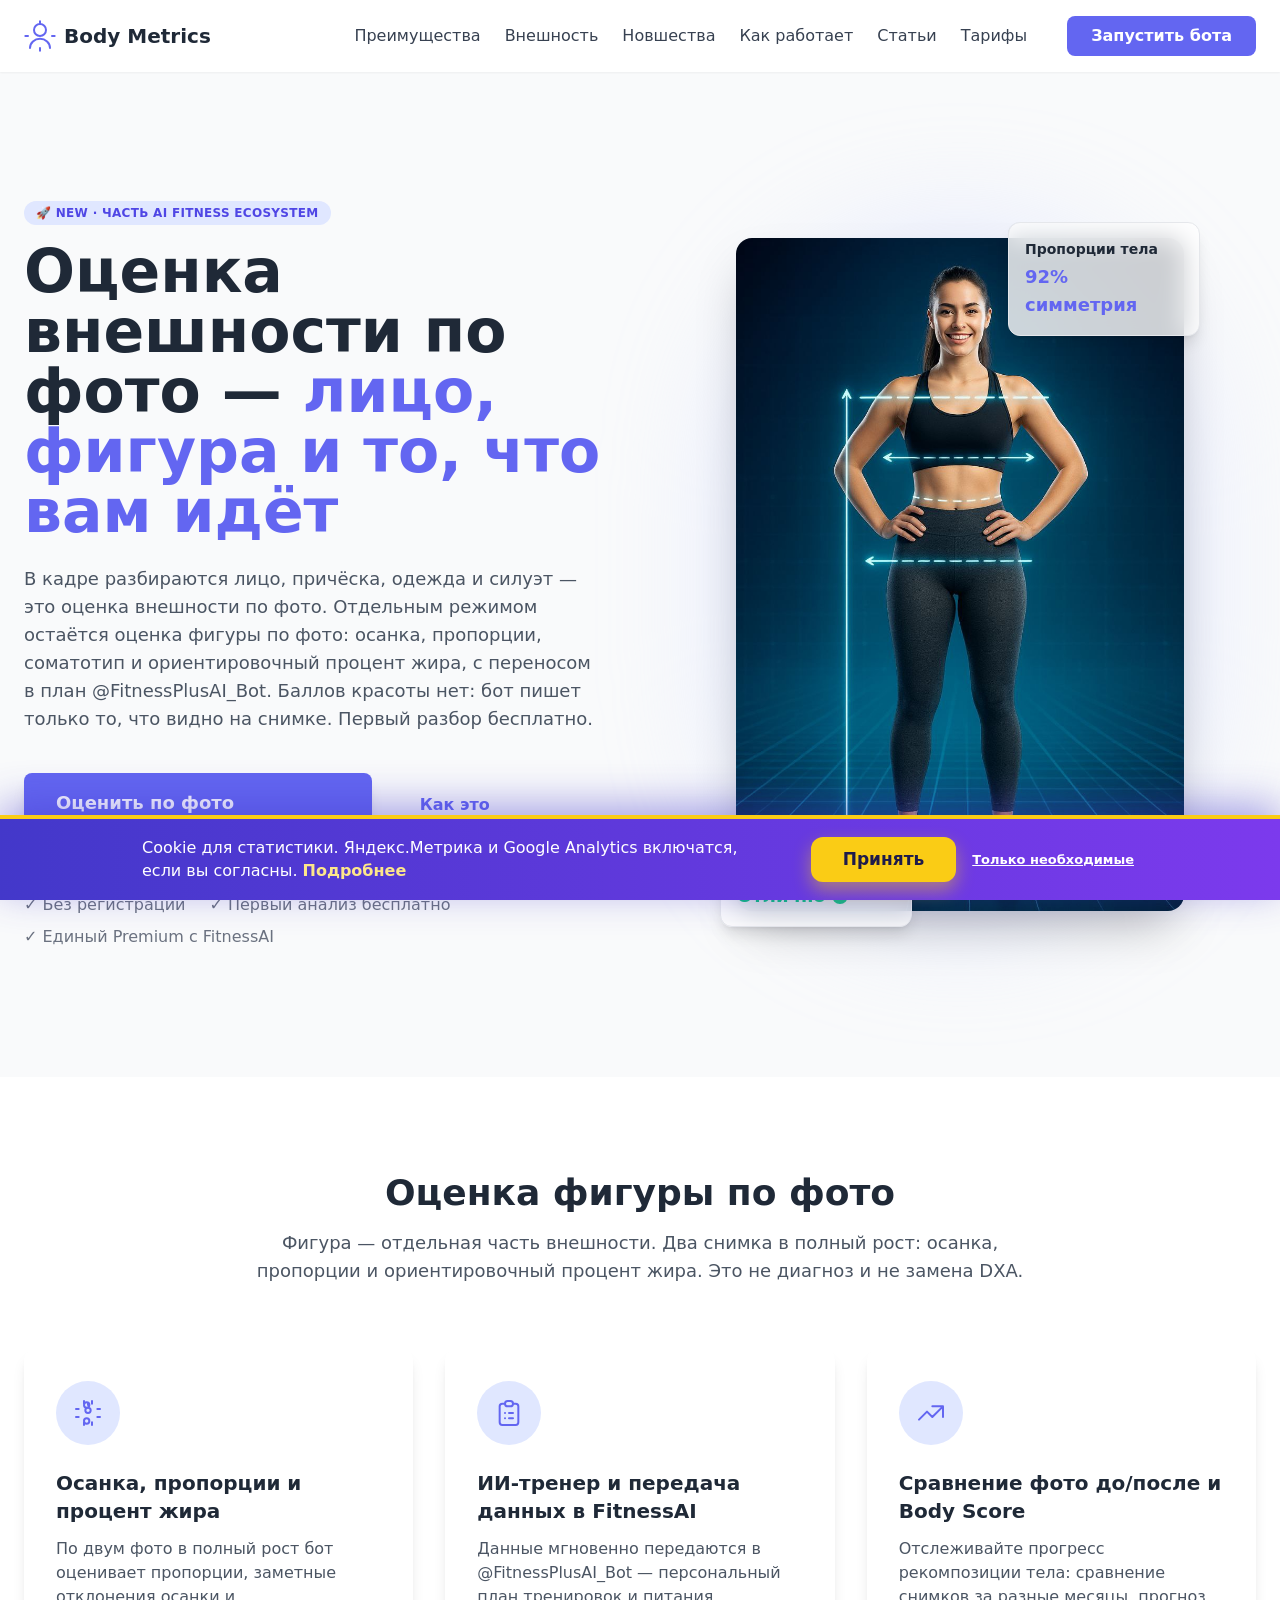
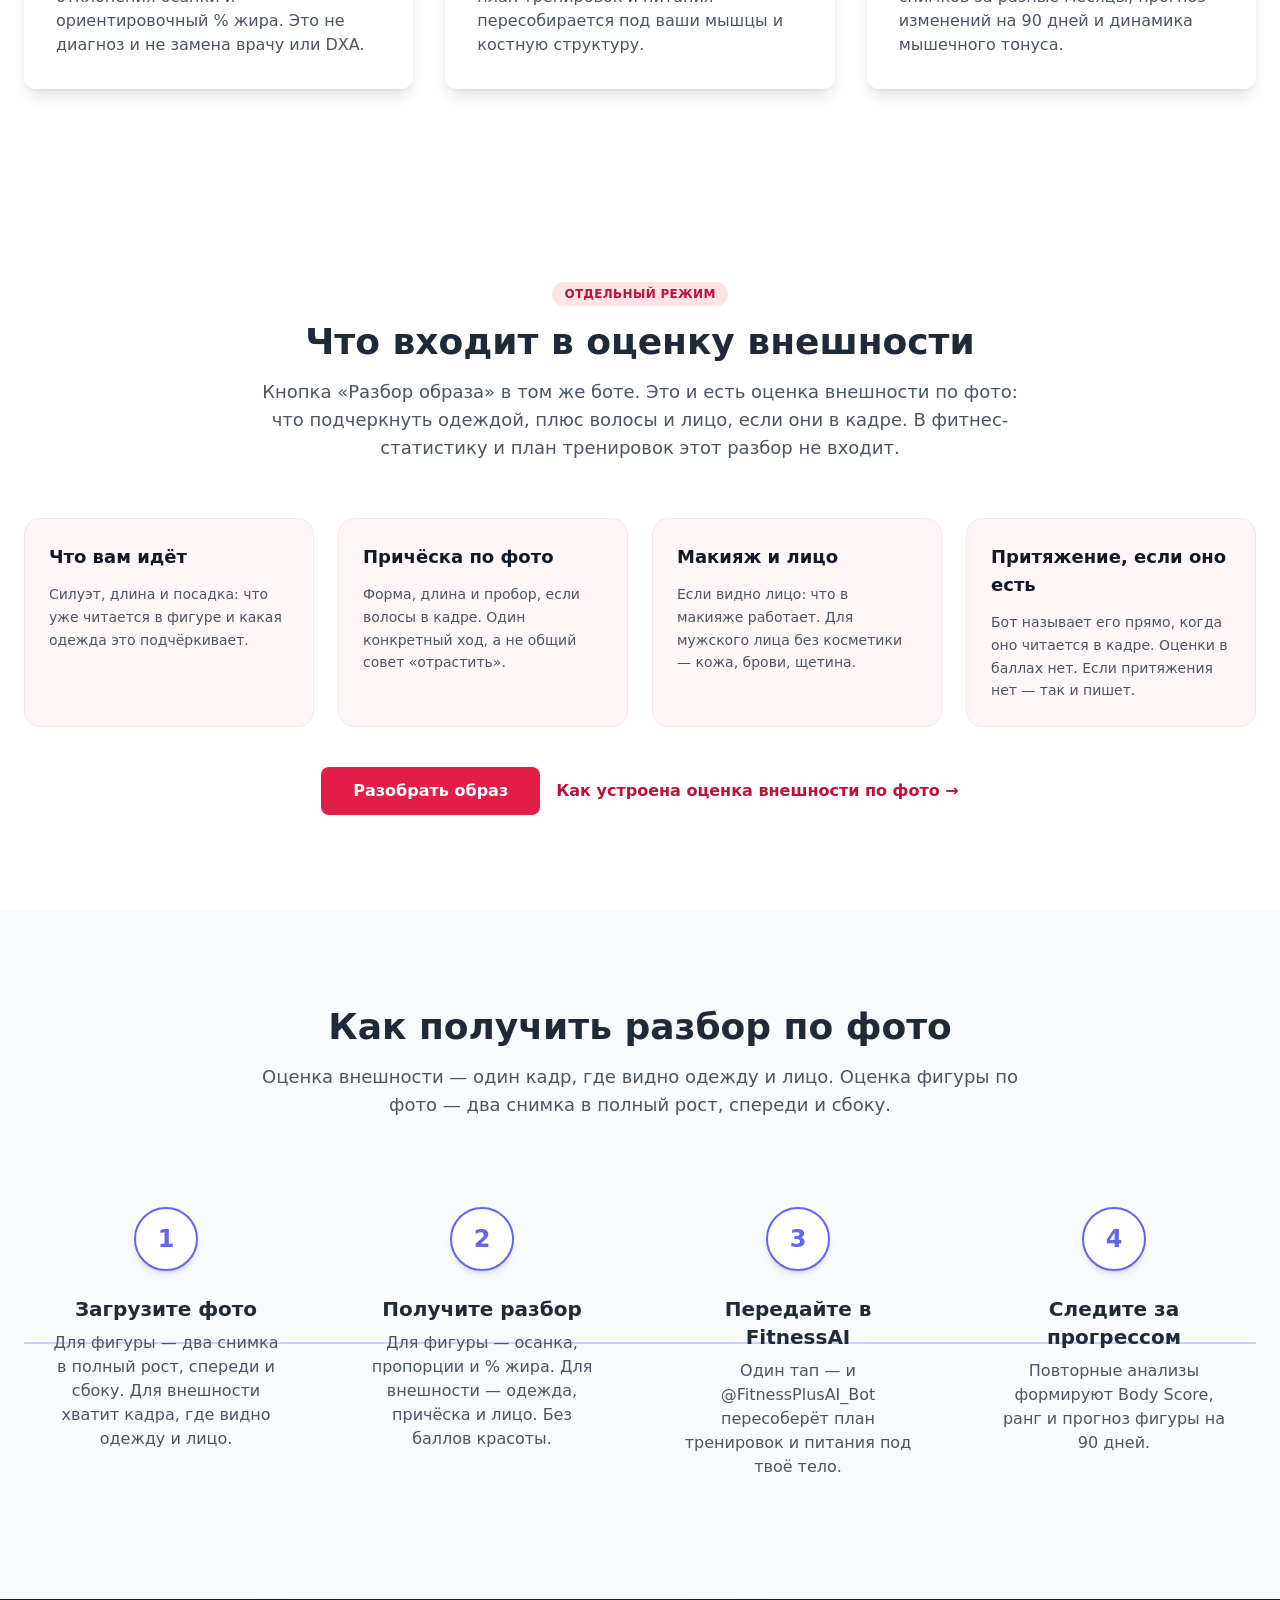
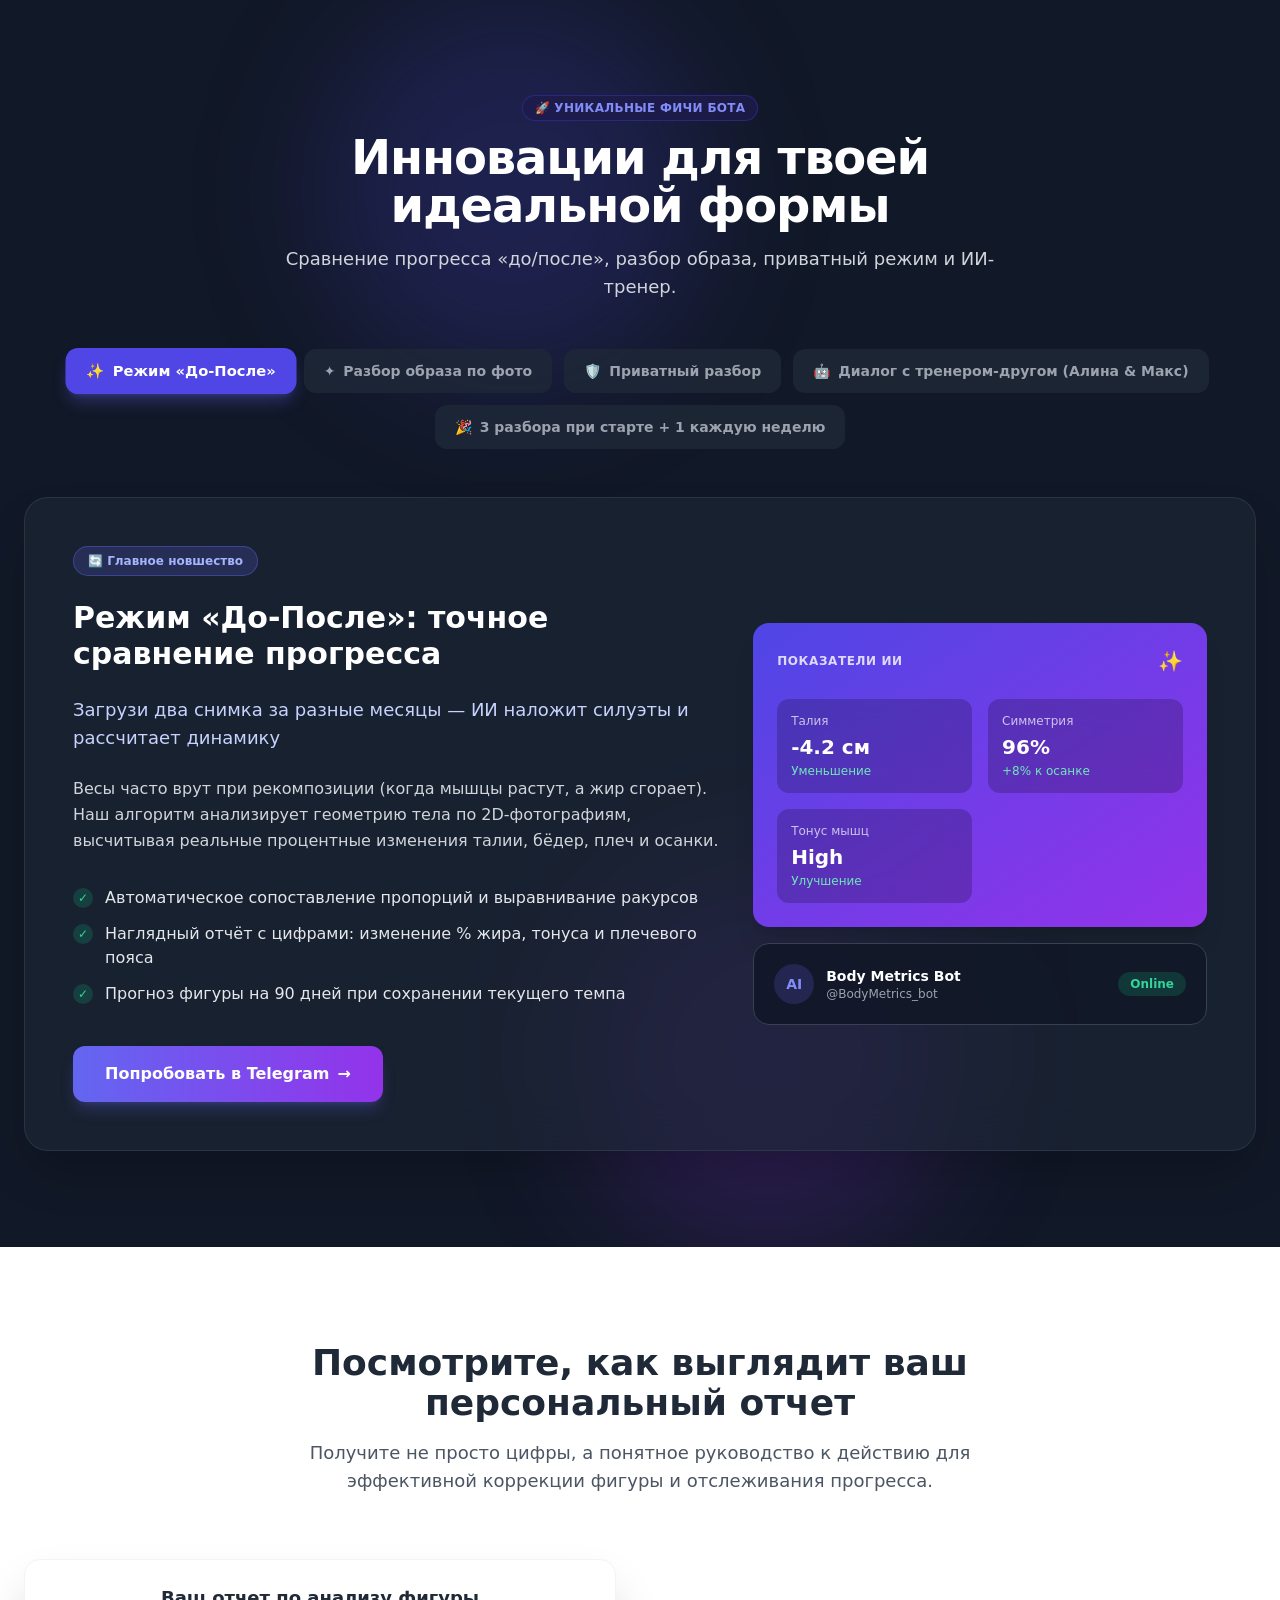
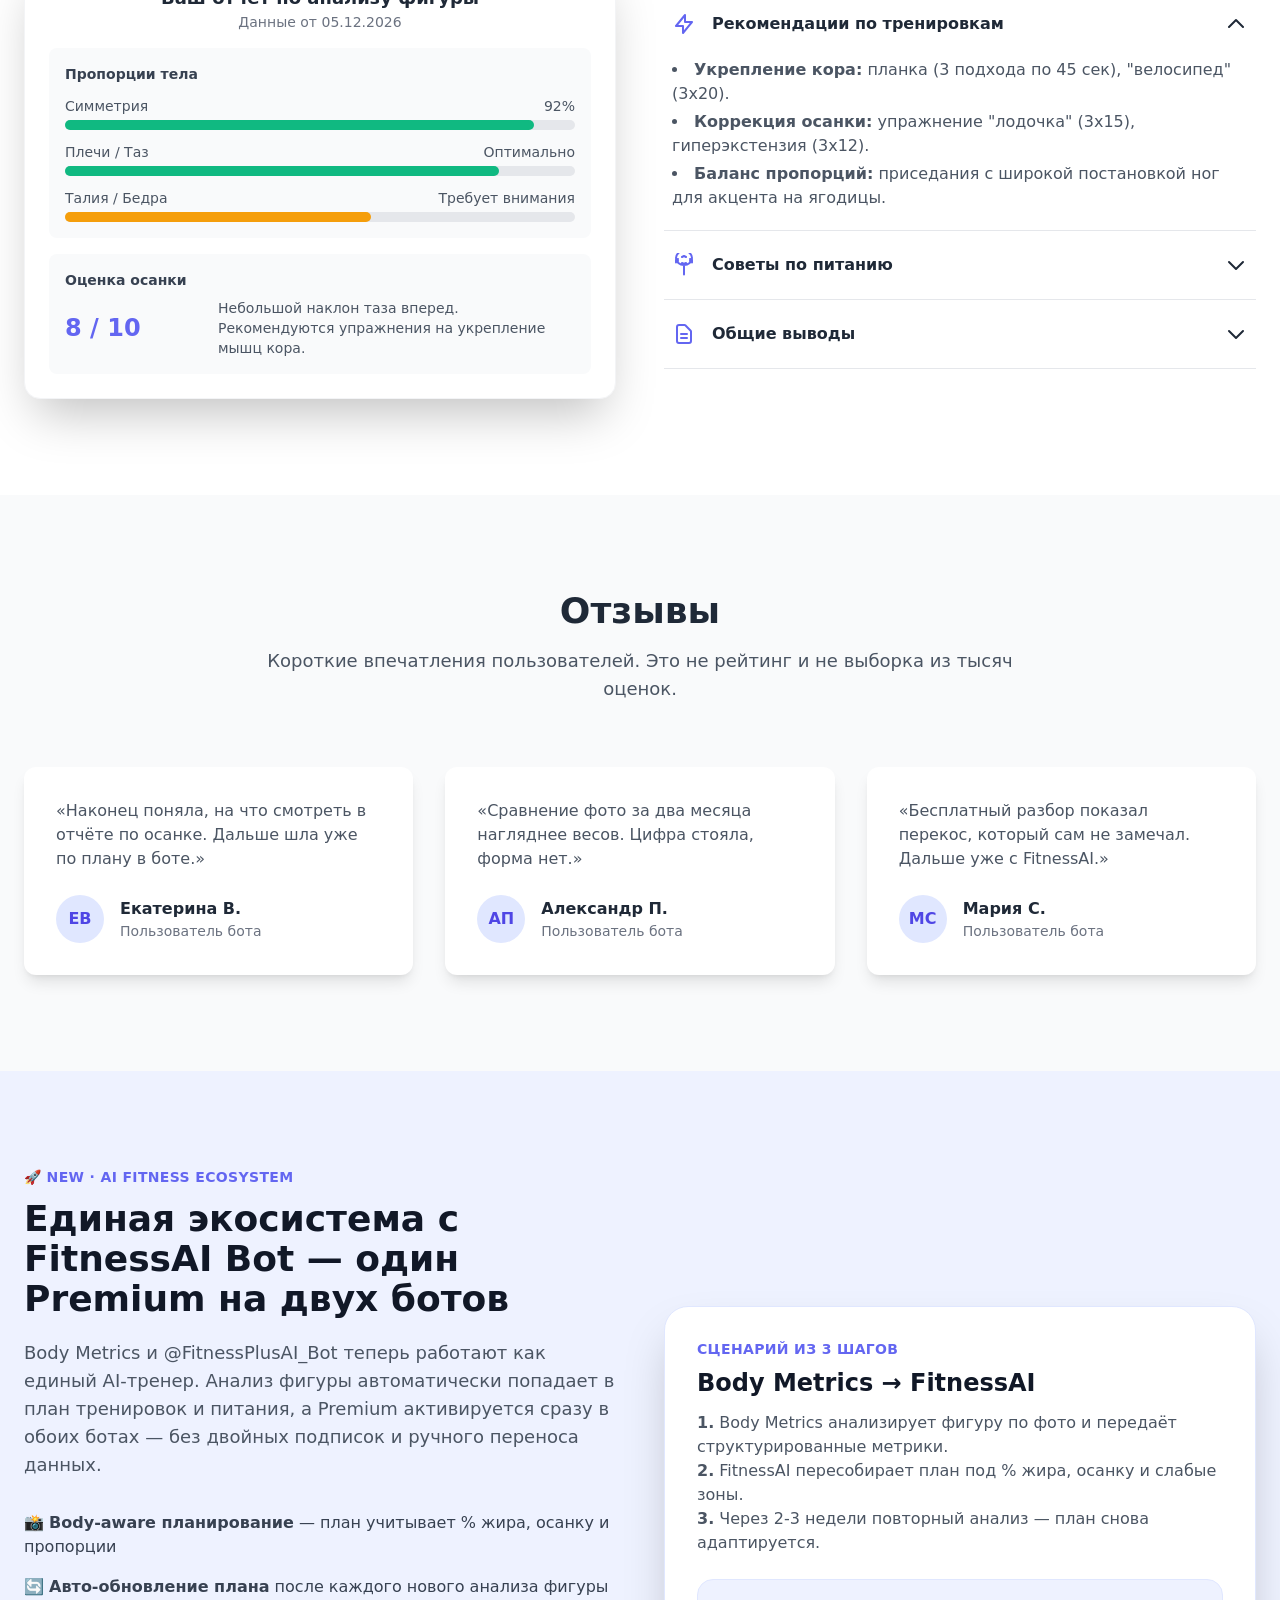
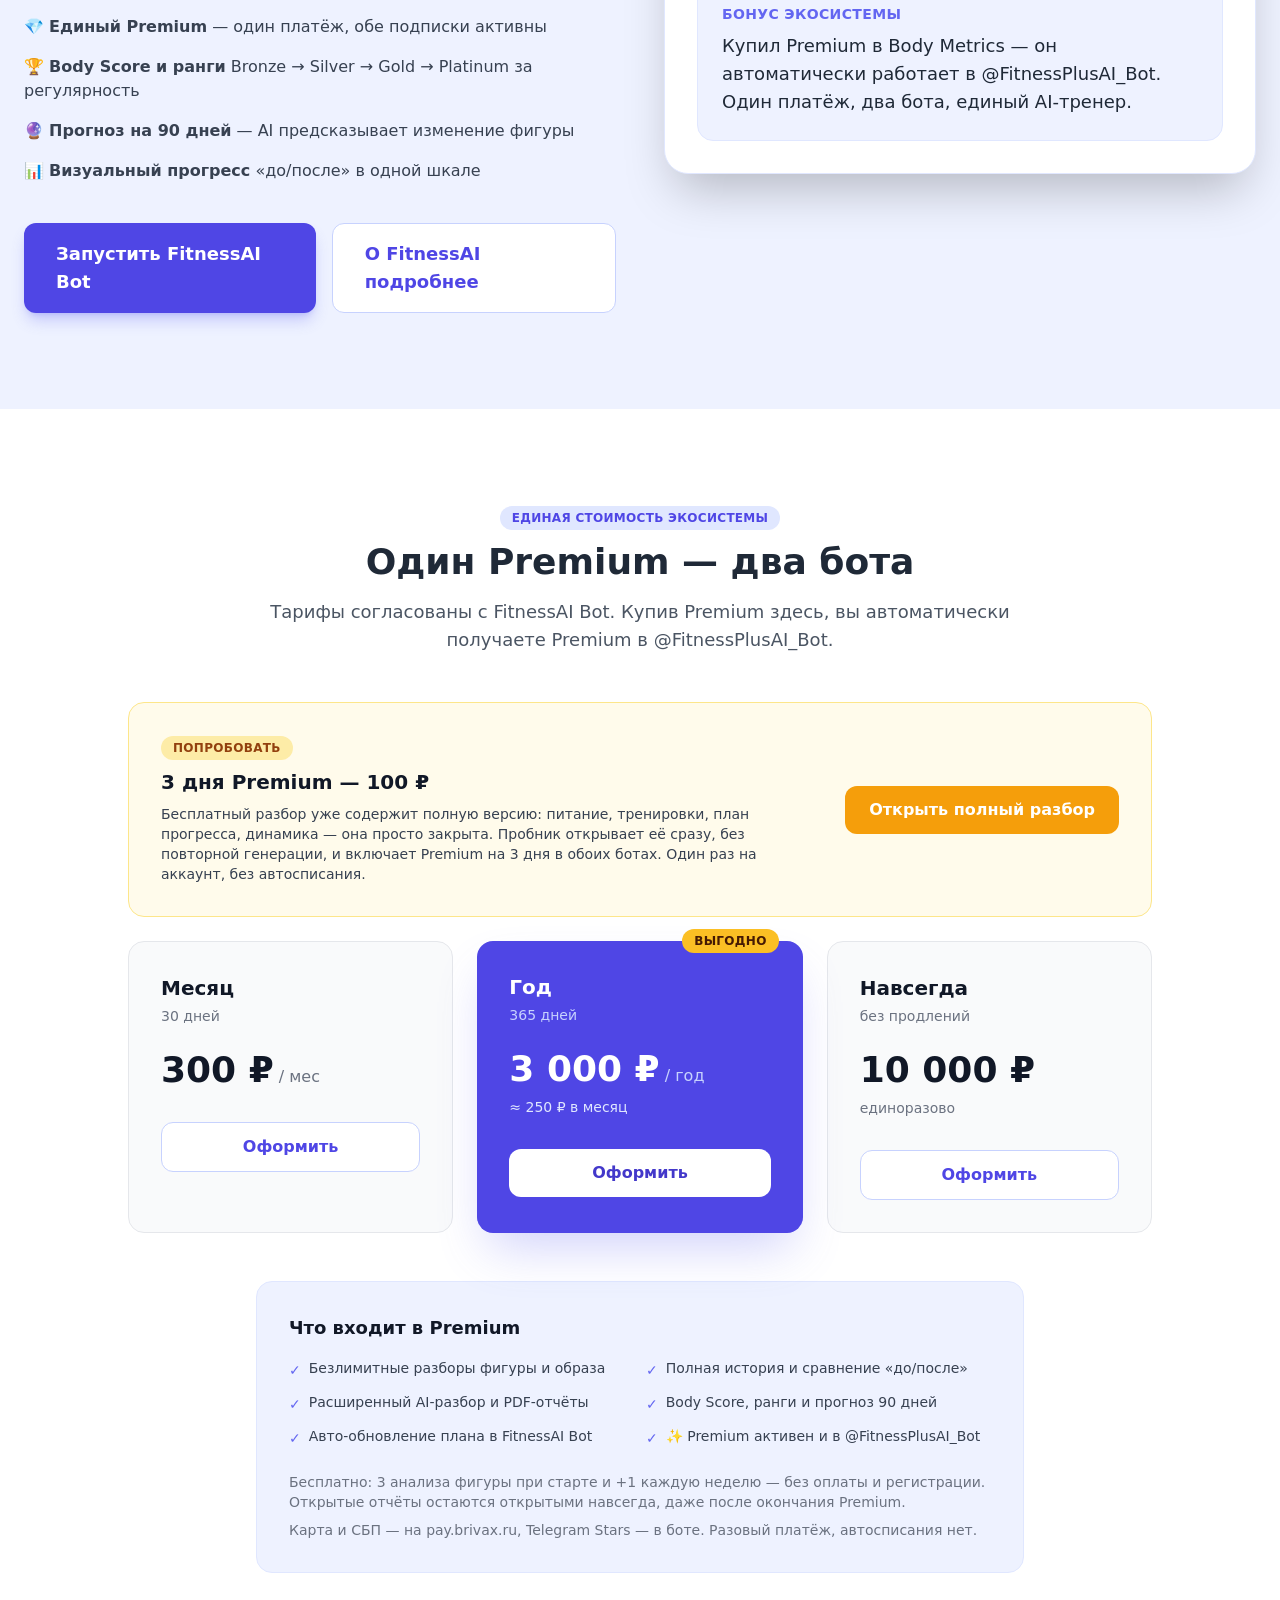
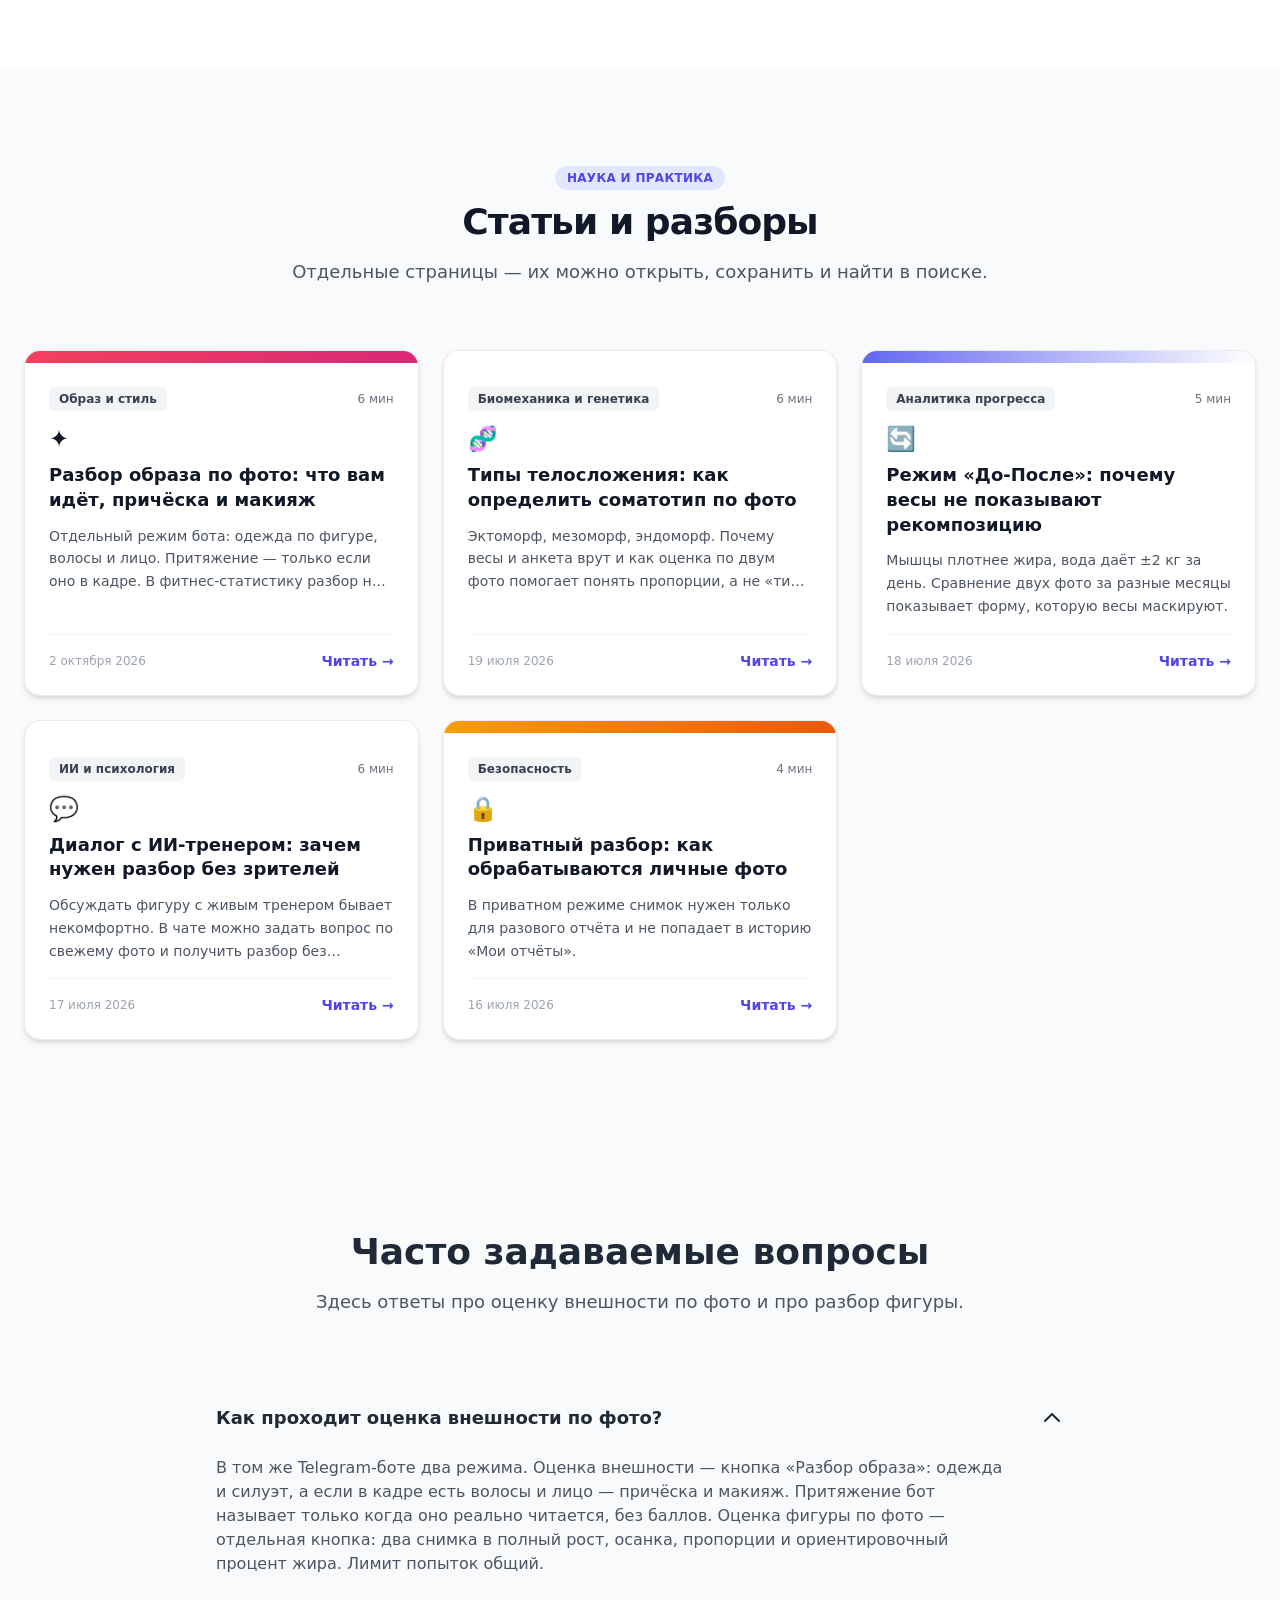
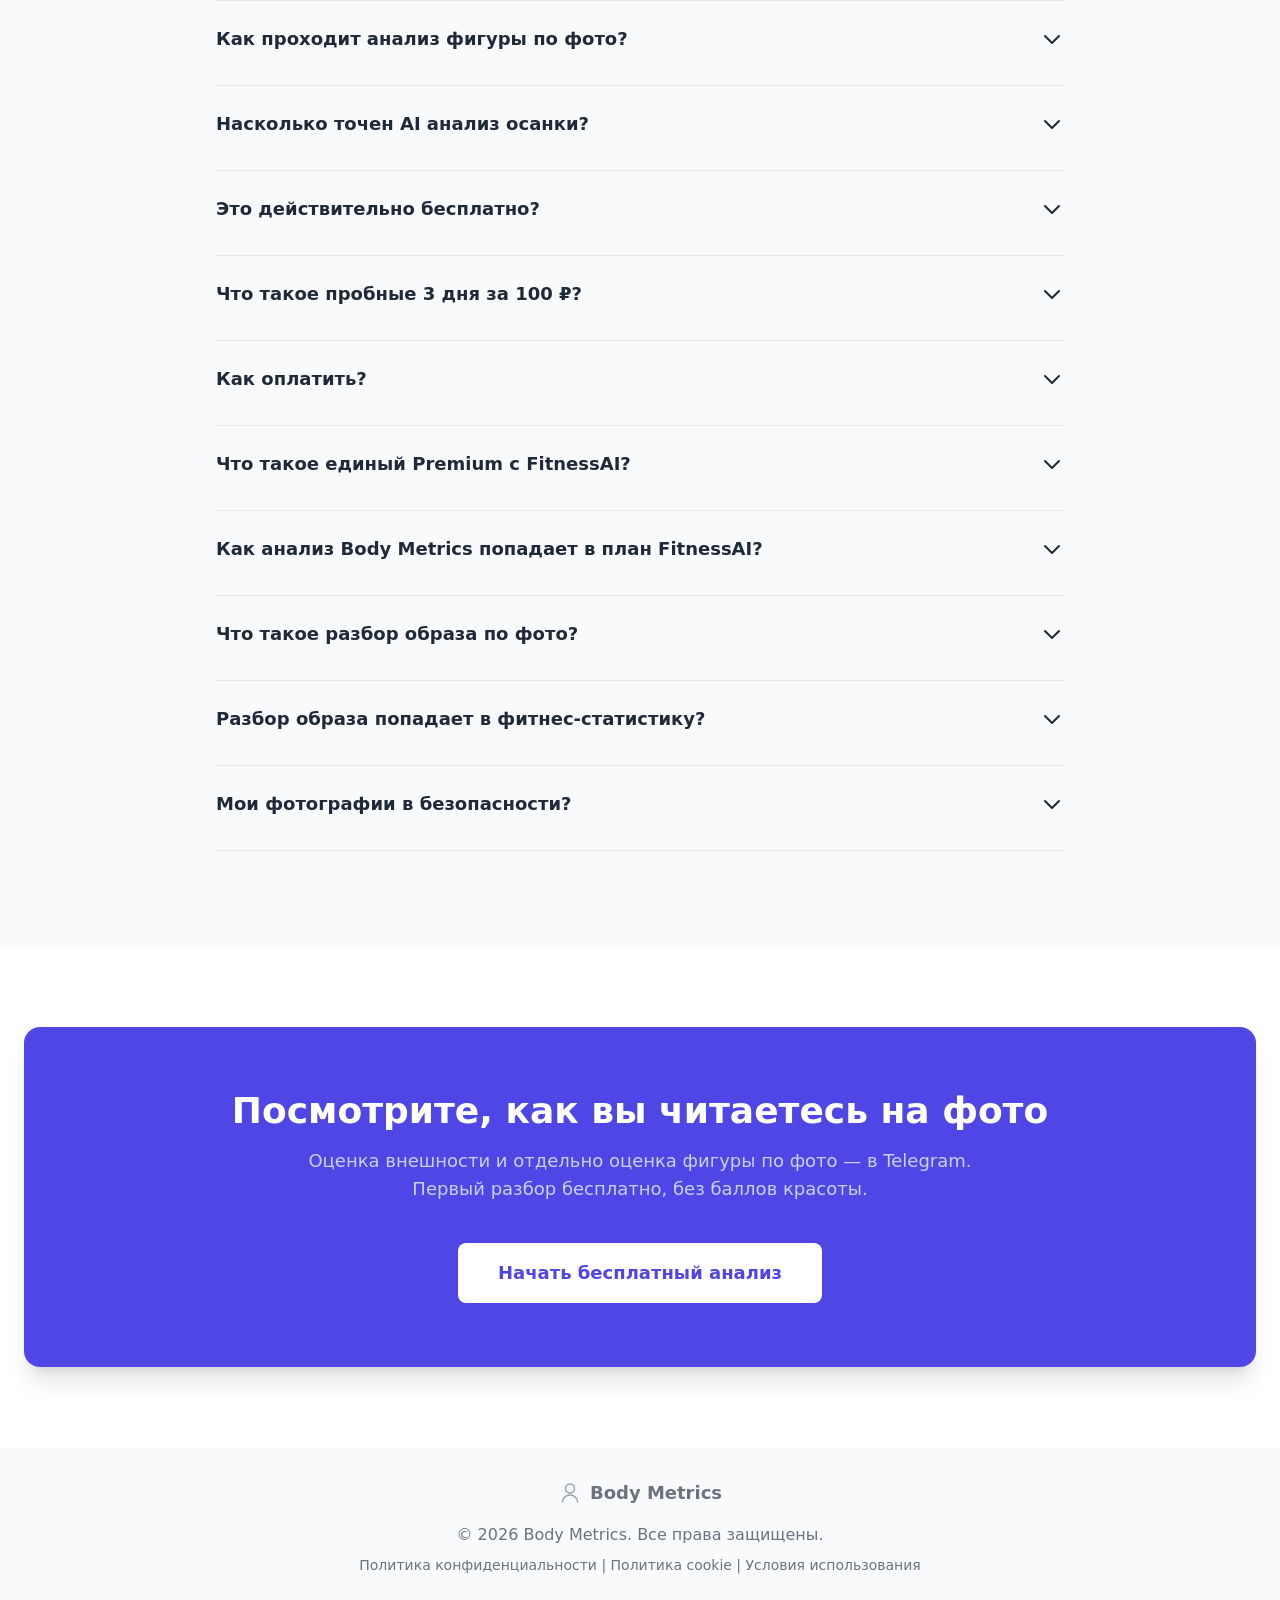
<file: index.html>
<!DOCTYPE html>
<html lang="ru">
  <head>
    <meta charset="UTF-8" />
    <link rel="icon" type="image/x-icon" href="/favicon.ico">
    <link rel="icon" type="image/png" sizes="16x16" href="/favicon-16x16.png">
    <link rel="icon" type="image/png" sizes="32x32" href="/favicon-32x32.png">
    <link rel="icon" type="image/png" sizes="48x48" href="/favicon-48x48.png">
    <link rel="icon" type="image/png" sizes="64x64" href="/favicon-64x64.png">
    <link rel="icon" type="image/png" sizes="128x128" href="/favicon-128x128.png">
    <link rel="icon" type="image/png" sizes="256x256" href="/favicon-256x256.png">
    <link rel="icon" type="image/svg+xml" href="/favicon.svg">
    <link rel="apple-touch-icon" sizes="192x192" href="/android-chrome-192x192.png">
    <link rel="manifest" href="/site.webmanifest">
    <meta name="viewport" content="width=device-width, initial-scale=1.0" />
    
    <title>Оценка внешности по фото — лицо, фигура и образ | Body Metrics</title>
    <meta name="description" content="Лицо, причёска, одежда и силуэт в Telegram. Оценка фигуры по фото остаётся отдельно: осанка, пропорции и % жира. Первый разбор бесплатно, без баллов красоты.">

    <!-- Open Graph -->
    <meta property="og:title" content="Оценка внешности по фото — лицо, фигура и образ | Body Metrics">
    <meta property="og:description" content="Лицо, причёска, одежда и силуэт. Отдельно — оценка фигуры по фото: осанка, пропорции и процент жира. Без баллов красоты.">
    <meta property="og:image" content="https://photo.fitness-ai.ru/images/og-preview.png">
    <meta property="og:image:type" content="image/png">
    <meta property="og:image:width" content="1200">
    <meta property="og:image:height" content="630">
    <meta property="og:image:alt" content="Оценка внешности и фигуры по фото в Body Metrics">
    <meta property="og:type" content="website">
    <meta property="og:url" content="https://photo.fitness-ai.ru/">
    <meta property="og:locale" content="ru_RU">
    <meta property="og:site_name" content="Body Metrics">

    <!-- Twitter Card -->
    <meta name="twitter:card" content="summary_large_image">
    <meta name="twitter:title" content="Оценка внешности по фото — лицо, фигура и образ | Body Metrics">
    <meta name="twitter:description" content="Лицо, причёска, одежда и силуэт. Отдельно — оценка фигуры по фото: осанка, пропорции и процент жира.">
    <meta name="twitter:image" content="https://photo.fitness-ai.ru/images/og-preview.png">
    
    <!-- Canonical URL -->
    <link rel="canonical" href="https://photo.fitness-ai.ru/">
    
    <!-- Robots -->
    <meta name="robots" content="index, follow, max-image-preview:large, max-snippet:-1, max-video-preview:-1">
    
    <!-- Mobile Meta Tags -->
    <meta name="theme-color" content="#6366F1">
    <meta name="apple-mobile-web-app-capable" content="yes">
    <meta name="apple-mobile-web-app-status-bar-style" content="default">
    <meta name="apple-mobile-web-app-title" content="Body Metrics">
    <script src="/consent.js" defer></script>
    
    <script type="application/ld+json">
    {
      "@context": "https://schema.org",
      "@graph": [
        {
          "@type": "Organization",
          "@id": "https://photo.fitness-ai.ru/#organization",
          "name": "Body Metrics",
          "url": "https://photo.fitness-ai.ru/",
          "logo": "https://photo.fitness-ai.ru/images/og-preview.png",
          "email": "support@fitness-ai.ru",
          "sameAs": [
            "https://t.me/BodyMetrics_bot",
            "https://fitness-ai.ru/"
          ]
        },
        {
          "@type": "WebSite",
          "@id": "https://photo.fitness-ai.ru/#website",
          "url": "https://photo.fitness-ai.ru/",
          "name": "Body Metrics",
          "inLanguage": "ru",
          "publisher": { "@id": "https://photo.fitness-ai.ru/#organization" }
        },
        {
          "@type": "SoftwareApplication",
          "@id": "https://photo.fitness-ai.ru/#software",
          "name": "Body Metrics",
          "applicationCategory": "HealthApplication",
          "operatingSystem": "Telegram",
          "description": "Оценка внешности по фото в Telegram: лицо, причёска, одежда и силуэт. Отдельно — оценка фигуры по фото: осанка, пропорции, сравнение до/после. Без баллов красоты и без медицинского диагноза.",
          "featureList": [
            "Оценка внешности по фото",
            "Оценка фигуры по фото",
            "Сравнение до/после",
            "Разбор образа: одежда, причёска и макияж"
          ],
          "url": "https://photo.fitness-ai.ru/",
          "publisher": { "@id": "https://photo.fitness-ai.ru/#organization" },
          "offers": {
            "@type": "AggregateOffer",
            "lowPrice": "0",
            "highPrice": "10000",
            "priceCurrency": "RUB",
            "offerCount": 5
          },
          "inLanguage": "ru"
        }
      ]
    }
    </script>

  <script type="module" crossorigin src="/assets/index-DmjlZRWd.js"></script>
  <link rel="stylesheet" crossorigin href="/assets/index-C2fbqYK1.css">
</head>
  <body>
    <noscript>
      <p>Body Metrics — оценка внешности по фото и оценка фигуры по фото в Telegram. JavaScript нужен для лендинга, статьи открываются и без него.</p>
      <p><a href="https://t.me/BodyMetrics_bot?start=from_landing">Открыть бота</a></p>
      <ul>
        <li><a href="/articles/razbor-obraza-po-foto/">Разбор образа по фото</a></li>
        <li><a href="/articles/somatotype-ai-analysis/">Соматотип по фото</a></li>
        <li><a href="/articles/before-after-progress-tracking/">Сравнение до/после</a></li>
        <li><a href="/articles/ai-coach-psychological-comfort/">Диалог с ИИ-тренером</a></li>
        <li><a href="/articles/private-photo-analysis-security/">Приватный разбор</a></li>
        <li><a href="/privacy.html">Конфиденциальность</a></li>
        <li><a href="/cookies.html">Политика cookie</a></li>
        <li><a href="/terms.html">Условия</a></li>
      </ul>
    </noscript>
    <div id="root"></div>
  </body>
</html>
</file>
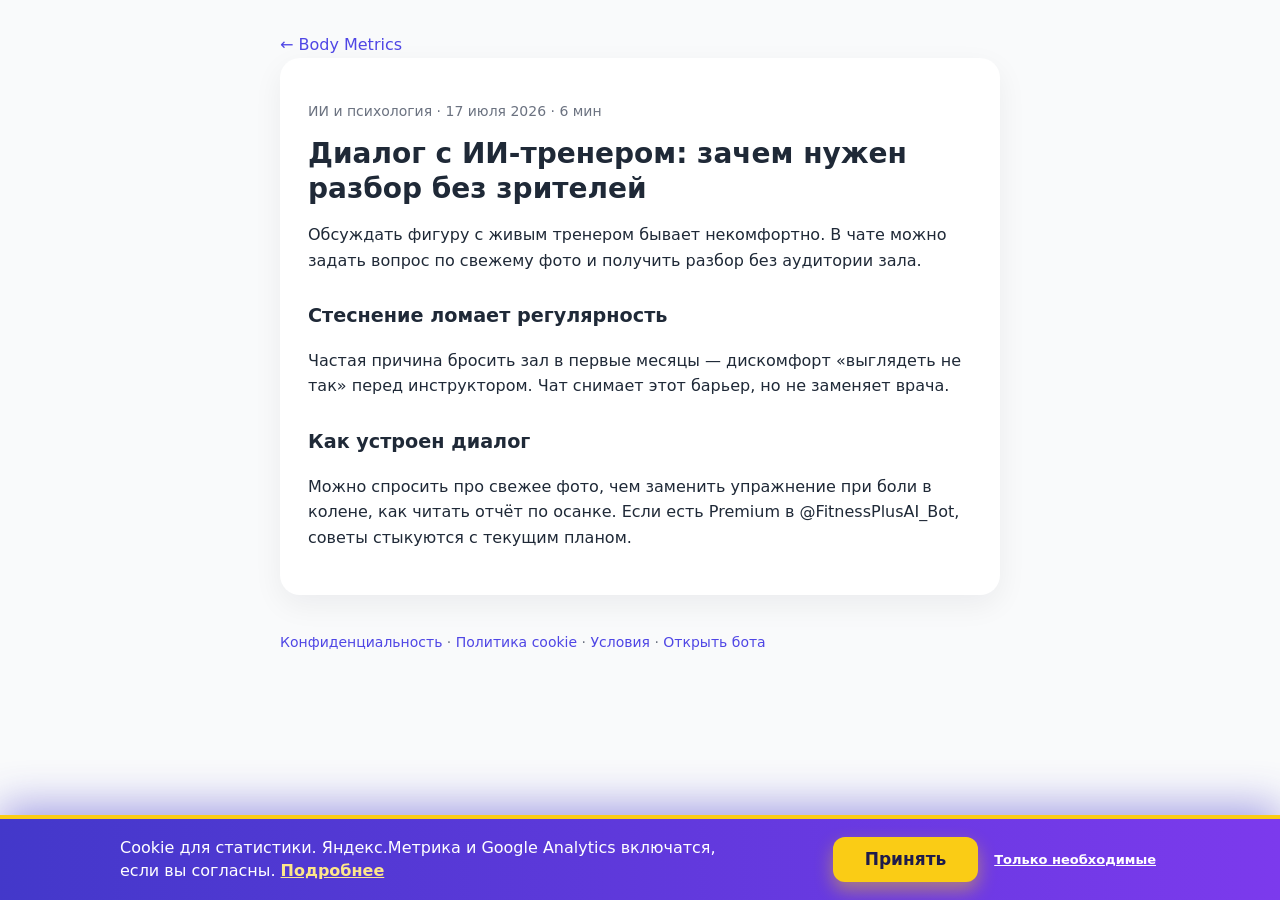
<file: articles/ai-coach-psychological-comfort/index.html>
<!DOCTYPE html>
<html lang="ru">
<head>
  <meta charset="UTF-8">
  <meta name="viewport" content="width=device-width, initial-scale=1.0">
  <title>Диалог с ИИ-тренером: зачем нужен разбор без зрителей — Body Metrics</title>
  <meta name="description" content="Обсуждать фигуру с живым тренером бывает некомфортно. В чате можно задать вопрос по свежему фото и получить разбор без аудитории зала.">
  <meta name="robots" content="index, follow">
  <link rel="canonical" href="https://photo.fitness-ai.ru/articles/ai-coach-psychological-comfort/">
  <meta property="og:title" content="Диалог с ИИ-тренером: зачем нужен разбор без зрителей — Body Metrics">
  <meta property="og:description" content="Обсуждать фигуру с живым тренером бывает некомфортно. В чате можно задать вопрос по свежему фото и получить разбор без аудитории зала.">
  <meta property="og:image" content="https://photo.fitness-ai.ru/images/og-preview.png">
  <meta property="og:url" content="https://photo.fitness-ai.ru/articles/ai-coach-psychological-comfort/">
  <meta property="og:type" content="article">
  <meta property="og:locale" content="ru_RU">
  <link rel="icon" type="image/svg+xml" href="/favicon.svg">
  <script src="/consent.js" defer></script>
  <style>
    body{margin:0;font-family:Inter,system-ui,Segoe UI,Roboto,Arial,sans-serif;color:#1f2937;background:#f9fafb;line-height:1.6}
    .wrap{max-width:720px;margin:0 auto;padding:32px 20px 64px}
    a{color:#4f46e5} header a,footer a{color:#4f46e5;text-decoration:none}
    h1{font-size:1.75rem;line-height:1.25;margin:12px 0 16px}
    h2{font-size:1.2rem;margin:28px 0 10px}
    .meta{color:#6b7280;font-size:.875rem}
    .card{background:#fff;border-radius:20px;padding:28px;box-shadow:0 10px 30px rgba(15,23,42,.06)}
    footer{margin-top:36px;color:#6b7280;font-size:.875rem}
  </style>
  <script type="application/ld+json">{"@context":"https://schema.org","@type":"Article","headline":"Диалог с ИИ-тренером: зачем нужен разбор без зрителей","datePublished":"2026-07-16","inLanguage":"ru","author":{"@type":"Organization","name":"Body Metrics","url":"https://photo.fitness-ai.ru/"},"publisher":{"@type":"Organization","name":"Body Metrics","url":"https://photo.fitness-ai.ru/"},"mainEntityOfPage":"https://photo.fitness-ai.ru/articles/ai-coach-psychological-comfort/"}</script>
</head>
<body>
  <div class="wrap">
    <header><a href="/">← Body Metrics</a></header>
    <article class="card">
      <p class="meta">ИИ и психология · 17 июля 2026 · 6 мин</p>
      <h1>Диалог с ИИ-тренером: зачем нужен разбор без зрителей</h1>
      <p>Обсуждать фигуру с живым тренером бывает некомфортно. В чате можно задать вопрос по свежему фото и получить разбор без аудитории зала.</p>
      <h2>Стеснение ломает регулярность</h2><p>Частая причина бросить зал в первые месяцы — дискомфорт «выглядеть не так» перед инструктором. Чат снимает этот барьер, но не заменяет врача.</p><h2>Как устроен диалог</h2><p>Можно спросить про свежее фото, чем заменить упражнение при боли в колене, как читать отчёт по осанке. Если есть Premium в @FitnessPlusAI_Bot, советы стыкуются с текущим планом.</p>
    </article>
    <footer>
      <a href="/privacy.html">Конфиденциальность</a> ·
      <a href="/cookies.html">Политика cookie</a> ·
      <a href="/terms.html">Условия</a> ·
      <a href="https://t.me/BodyMetrics_bot?start=from_landing">Открыть бота</a>
    </footer>
  </div>
</body>
</html>
</file>
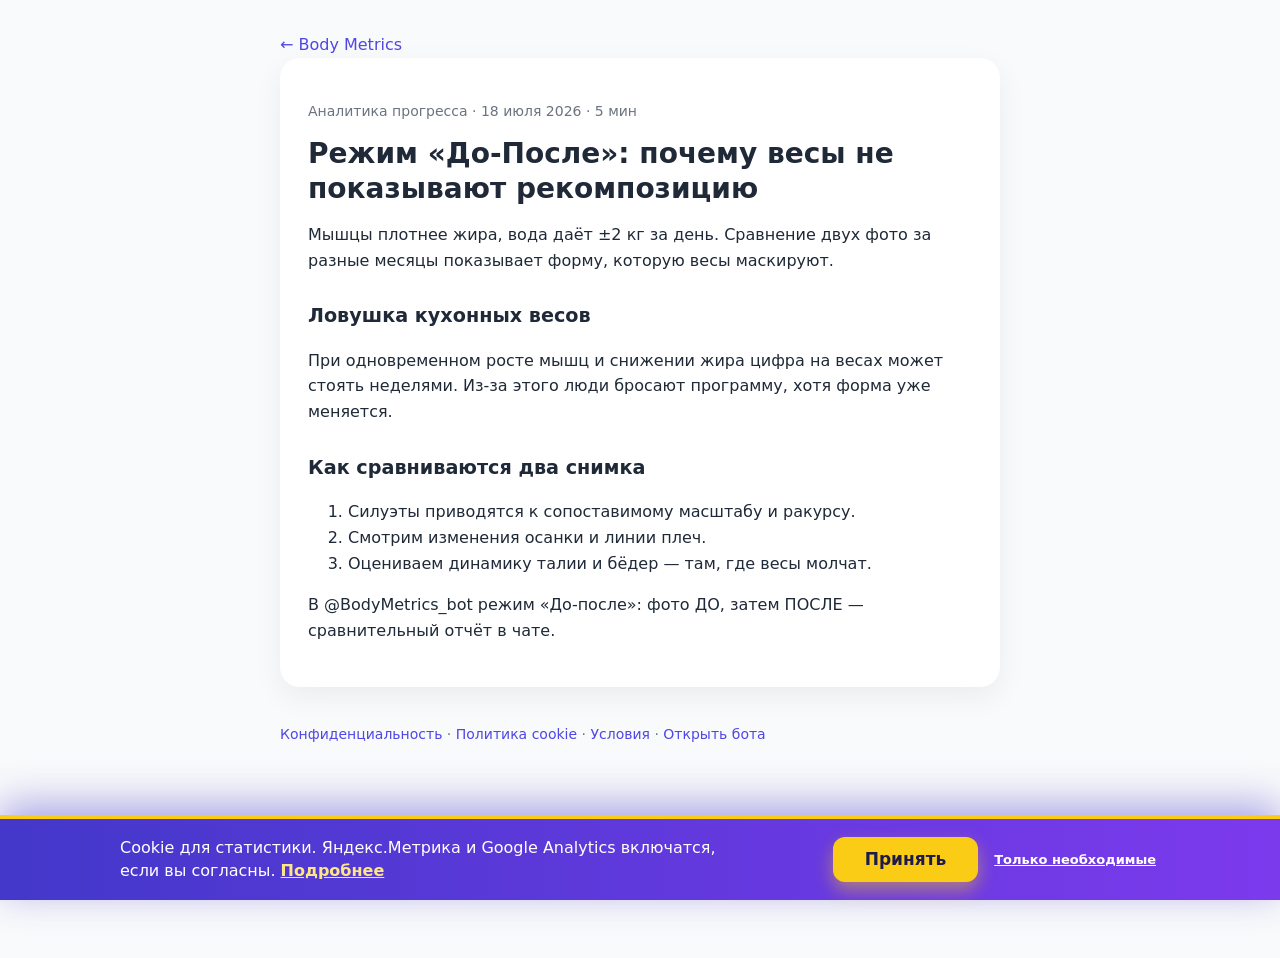
<file: articles/before-after-progress-tracking/index.html>
<!DOCTYPE html>
<html lang="ru">
<head>
  <meta charset="UTF-8">
  <meta name="viewport" content="width=device-width, initial-scale=1.0">
  <title>Режим «До-После»: почему весы не показывают рекомпозицию — Body Metrics</title>
  <meta name="description" content="Мышцы плотнее жира, вода даёт ±2 кг за день. Сравнение двух фото за разные месяцы показывает форму, которую весы маскируют.">
  <meta name="robots" content="index, follow">
  <link rel="canonical" href="https://photo.fitness-ai.ru/articles/before-after-progress-tracking/">
  <meta property="og:title" content="Режим «До-После»: почему весы не показывают рекомпозицию — Body Metrics">
  <meta property="og:description" content="Мышцы плотнее жира, вода даёт ±2 кг за день. Сравнение двух фото за разные месяцы показывает форму, которую весы маскируют.">
  <meta property="og:image" content="https://photo.fitness-ai.ru/images/og-preview.png">
  <meta property="og:url" content="https://photo.fitness-ai.ru/articles/before-after-progress-tracking/">
  <meta property="og:type" content="article">
  <meta property="og:locale" content="ru_RU">
  <link rel="icon" type="image/svg+xml" href="/favicon.svg">
  <script src="/consent.js" defer></script>
  <style>
    body{margin:0;font-family:Inter,system-ui,Segoe UI,Roboto,Arial,sans-serif;color:#1f2937;background:#f9fafb;line-height:1.6}
    .wrap{max-width:720px;margin:0 auto;padding:32px 20px 64px}
    a{color:#4f46e5} header a,footer a{color:#4f46e5;text-decoration:none}
    h1{font-size:1.75rem;line-height:1.25;margin:12px 0 16px}
    h2{font-size:1.2rem;margin:28px 0 10px}
    .meta{color:#6b7280;font-size:.875rem}
    .card{background:#fff;border-radius:20px;padding:28px;box-shadow:0 10px 30px rgba(15,23,42,.06)}
    footer{margin-top:36px;color:#6b7280;font-size:.875rem}
  </style>
  <script type="application/ld+json">{"@context":"https://schema.org","@type":"Article","headline":"Режим «До-После»: почему весы не показывают рекомпозицию","datePublished":"2026-07-16","inLanguage":"ru","author":{"@type":"Organization","name":"Body Metrics","url":"https://photo.fitness-ai.ru/"},"publisher":{"@type":"Organization","name":"Body Metrics","url":"https://photo.fitness-ai.ru/"},"mainEntityOfPage":"https://photo.fitness-ai.ru/articles/before-after-progress-tracking/"}</script>
</head>
<body>
  <div class="wrap">
    <header><a href="/">← Body Metrics</a></header>
    <article class="card">
      <p class="meta">Аналитика прогресса · 18 июля 2026 · 5 мин</p>
      <h1>Режим «До-После»: почему весы не показывают рекомпозицию</h1>
      <p>Мышцы плотнее жира, вода даёт ±2 кг за день. Сравнение двух фото за разные месяцы показывает форму, которую весы маскируют.</p>
      <h2>Ловушка кухонных весов</h2><p>При одновременном росте мышц и снижении жира цифра на весах может стоять неделями. Из-за этого люди бросают программу, хотя форма уже меняется.</p><h2>Как сравниваются два снимка</h2><ol><li>Силуэты приводятся к сопоставимому масштабу и ракурсу.</li><li>Смотрим изменения осанки и линии плеч.</li><li>Оцениваем динамику талии и бёдер — там, где весы молчат.</li></ol><p>В @BodyMetrics_bot режим «До-после»: фото ДО, затем ПОСЛЕ — сравнительный отчёт в чате.</p>
    </article>
    <footer>
      <a href="/privacy.html">Конфиденциальность</a> ·
      <a href="/cookies.html">Политика cookie</a> ·
      <a href="/terms.html">Условия</a> ·
      <a href="https://t.me/BodyMetrics_bot?start=from_landing">Открыть бота</a>
    </footer>
  </div>
</body>
</html>
</file>
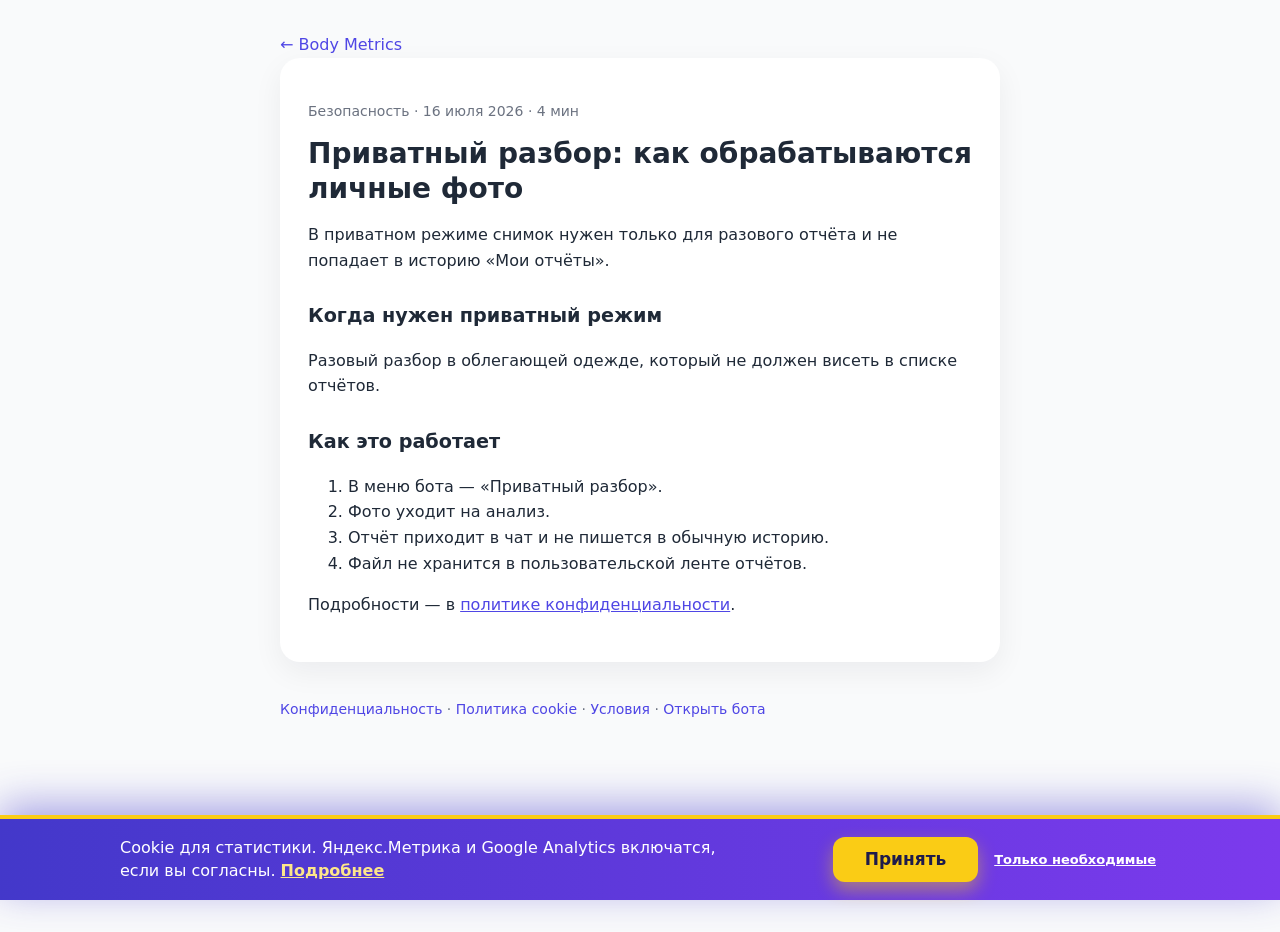
<file: articles/private-photo-analysis-security/index.html>
<!DOCTYPE html>
<html lang="ru">
<head>
  <meta charset="UTF-8">
  <meta name="viewport" content="width=device-width, initial-scale=1.0">
  <title>Приватный разбор: как обрабатываются личные фото — Body Metrics</title>
  <meta name="description" content="В приватном режиме снимок нужен только для разового отчёта и не попадает в историю «Мои отчёты».">
  <meta name="robots" content="index, follow">
  <link rel="canonical" href="https://photo.fitness-ai.ru/articles/private-photo-analysis-security/">
  <meta property="og:title" content="Приватный разбор: как обрабатываются личные фото — Body Metrics">
  <meta property="og:description" content="В приватном режиме снимок нужен только для разового отчёта и не попадает в историю «Мои отчёты».">
  <meta property="og:image" content="https://photo.fitness-ai.ru/images/og-preview.png">
  <meta property="og:url" content="https://photo.fitness-ai.ru/articles/private-photo-analysis-security/">
  <meta property="og:type" content="article">
  <meta property="og:locale" content="ru_RU">
  <link rel="icon" type="image/svg+xml" href="/favicon.svg">
  <script src="/consent.js" defer></script>
  <style>
    body{margin:0;font-family:Inter,system-ui,Segoe UI,Roboto,Arial,sans-serif;color:#1f2937;background:#f9fafb;line-height:1.6}
    .wrap{max-width:720px;margin:0 auto;padding:32px 20px 64px}
    a{color:#4f46e5} header a,footer a{color:#4f46e5;text-decoration:none}
    h1{font-size:1.75rem;line-height:1.25;margin:12px 0 16px}
    h2{font-size:1.2rem;margin:28px 0 10px}
    .meta{color:#6b7280;font-size:.875rem}
    .card{background:#fff;border-radius:20px;padding:28px;box-shadow:0 10px 30px rgba(15,23,42,.06)}
    footer{margin-top:36px;color:#6b7280;font-size:.875rem}
  </style>
  <script type="application/ld+json">{"@context":"https://schema.org","@type":"Article","headline":"Приватный разбор: как обрабатываются личные фото","datePublished":"2026-07-16","inLanguage":"ru","author":{"@type":"Organization","name":"Body Metrics","url":"https://photo.fitness-ai.ru/"},"publisher":{"@type":"Organization","name":"Body Metrics","url":"https://photo.fitness-ai.ru/"},"mainEntityOfPage":"https://photo.fitness-ai.ru/articles/private-photo-analysis-security/"}</script>
</head>
<body>
  <div class="wrap">
    <header><a href="/">← Body Metrics</a></header>
    <article class="card">
      <p class="meta">Безопасность · 16 июля 2026 · 4 мин</p>
      <h1>Приватный разбор: как обрабатываются личные фото</h1>
      <p>В приватном режиме снимок нужен только для разового отчёта и не попадает в историю «Мои отчёты».</p>
      <h2>Когда нужен приватный режим</h2><p>Разовый разбор в облегающей одежде, который не должен висеть в списке отчётов.</p><h2>Как это работает</h2><ol><li>В меню бота — «Приватный разбор».</li><li>Фото уходит на анализ.</li><li>Отчёт приходит в чат и не пишется в обычную историю.</li><li>Файл не хранится в пользовательской ленте отчётов.</li></ol><p>Подробности — в <a href="/privacy.html">политике конфиденциальности</a>.</p>
    </article>
    <footer>
      <a href="/privacy.html">Конфиденциальность</a> ·
      <a href="/cookies.html">Политика cookie</a> ·
      <a href="/terms.html">Условия</a> ·
      <a href="https://t.me/BodyMetrics_bot?start=from_landing">Открыть бота</a>
    </footer>
  </div>
</body>
</html>
</file>
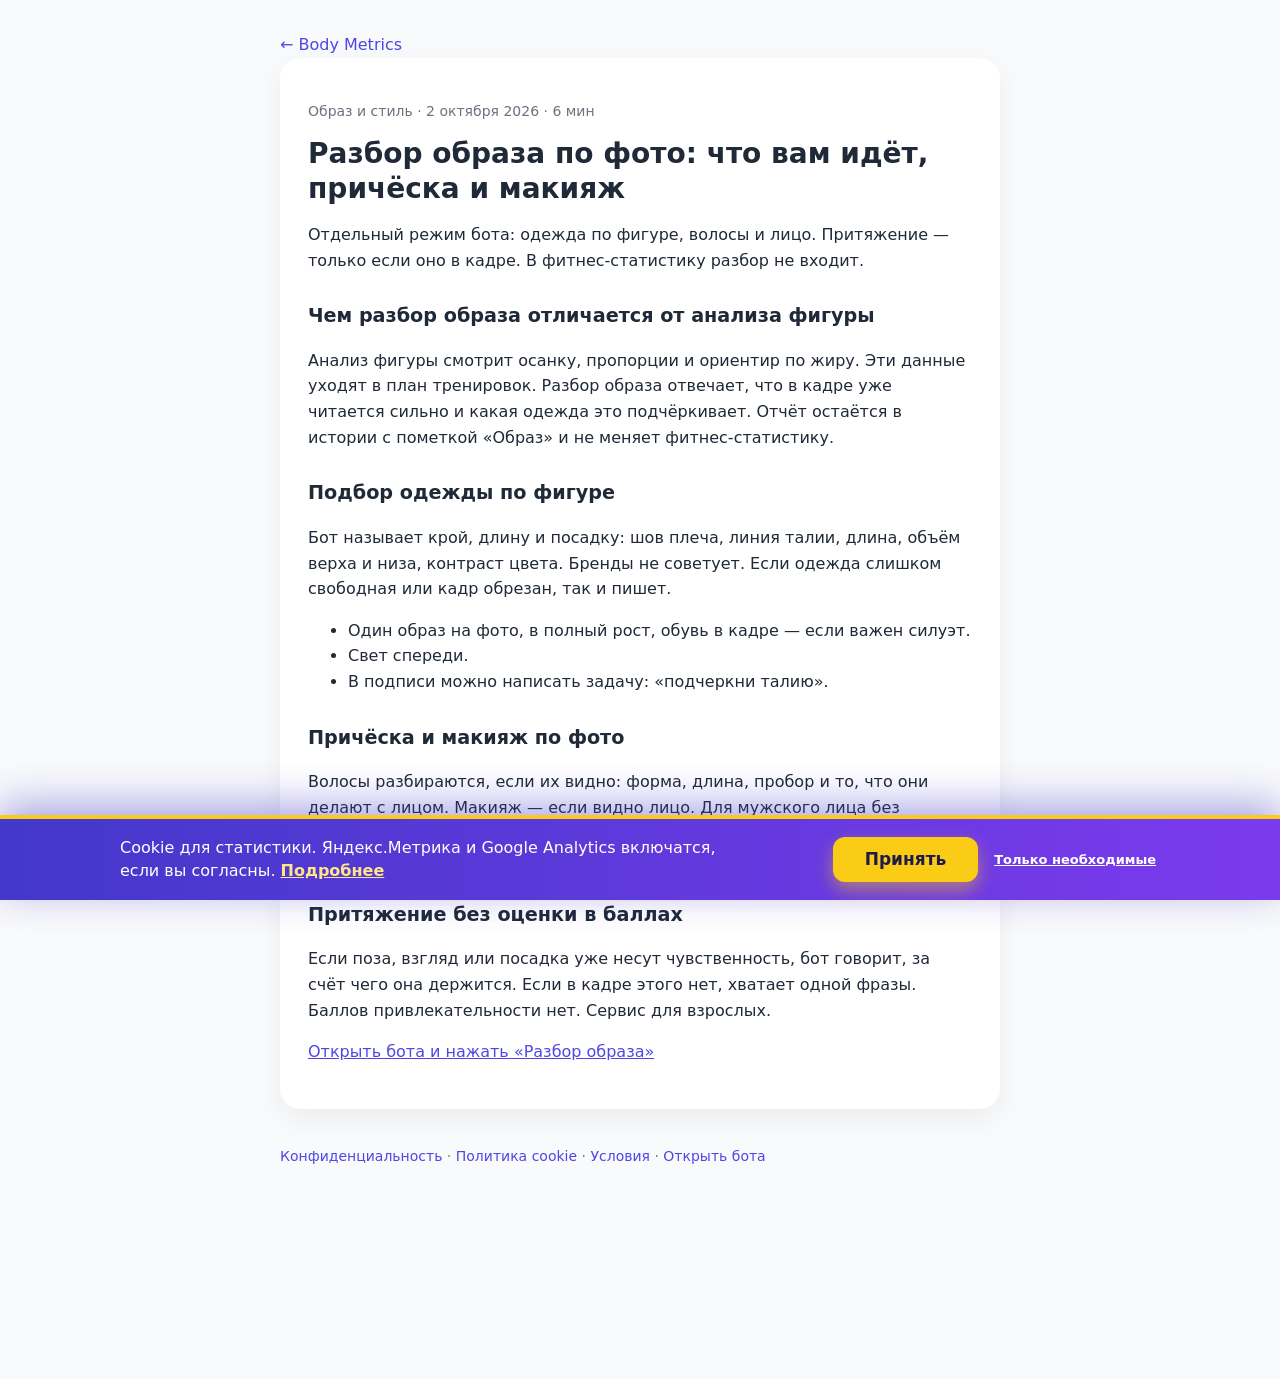
<file: articles/razbor-obraza-po-foto/index.html>
<!DOCTYPE html>
<html lang="ru">
<head>
  <meta charset="UTF-8">
  <meta name="viewport" content="width=device-width, initial-scale=1.0">
  <title>Разбор образа по фото: что вам идёт, причёска и макияж — Body Metrics</title>
  <meta name="description" content="Отдельный режим бота: одежда по фигуре, волосы и лицо. Притяжение — только если оно в кадре. В фитнес-статистику разбор не входит.">
  <meta name="robots" content="index, follow">
  <link rel="canonical" href="https://photo.fitness-ai.ru/articles/razbor-obraza-po-foto/">
  <meta property="og:title" content="Разбор образа по фото: что вам идёт, причёска и макияж — Body Metrics">
  <meta property="og:description" content="Отдельный режим бота: одежда по фигуре, волосы и лицо. Притяжение — только если оно в кадре. В фитнес-статистику разбор не входит.">
  <meta property="og:image" content="https://photo.fitness-ai.ru/images/og-preview.png">
  <meta property="og:url" content="https://photo.fitness-ai.ru/articles/razbor-obraza-po-foto/">
  <meta property="og:type" content="article">
  <meta property="og:locale" content="ru_RU">
  <link rel="icon" type="image/svg+xml" href="/favicon.svg">
  <script src="/consent.js" defer></script>
  <style>
    body{margin:0;font-family:Inter,system-ui,Segoe UI,Roboto,Arial,sans-serif;color:#1f2937;background:#f9fafb;line-height:1.6}
    .wrap{max-width:720px;margin:0 auto;padding:32px 20px 64px}
    a{color:#4f46e5} header a,footer a{color:#4f46e5;text-decoration:none}
    h1{font-size:1.75rem;line-height:1.25;margin:12px 0 16px}
    h2{font-size:1.2rem;margin:28px 0 10px}
    .meta{color:#6b7280;font-size:.875rem}
    .card{background:#fff;border-radius:20px;padding:28px;box-shadow:0 10px 30px rgba(15,23,42,.06)}
    footer{margin-top:36px;color:#6b7280;font-size:.875rem}
  </style>
  <script type="application/ld+json">{"@context":"https://schema.org","@type":"Article","headline":"Разбор образа по фото: что вам идёт, причёска и макияж","datePublished":"2026-10-02","inLanguage":"ru","author":{"@type":"Organization","name":"Body Metrics","url":"https://photo.fitness-ai.ru/"},"publisher":{"@type":"Organization","name":"Body Metrics","url":"https://photo.fitness-ai.ru/"},"mainEntityOfPage":"https://photo.fitness-ai.ru/articles/razbor-obraza-po-foto/"}</script>
</head>
<body>
  <div class="wrap">
    <header><a href="/">← Body Metrics</a></header>
    <article class="card">
      <p class="meta">Образ и стиль · 2 октября 2026 · 6 мин</p>
      <h1>Разбор образа по фото: что вам идёт, причёска и макияж</h1>
      <p>Отдельный режим бота: одежда по фигуре, волосы и лицо. Притяжение — только если оно в кадре. В фитнес-статистику разбор не входит.</p>
      <h2>Чем разбор образа отличается от анализа фигуры</h2><p>Анализ фигуры смотрит осанку, пропорции и ориентир по жиру. Эти данные уходят в план тренировок. Разбор образа отвечает, что в кадре уже читается сильно и какая одежда это подчёркивает. Отчёт остаётся в истории с пометкой «Образ» и не меняет фитнес-статистику.</p><h2>Подбор одежды по фигуре</h2><p>Бот называет крой, длину и посадку: шов плеча, линия талии, длина, объём верха и низа, контраст цвета. Бренды не советует. Если одежда слишком свободная или кадр обрезан, так и пишет.</p><ul><li>Один образ на фото, в полный рост, обувь в кадре — если важен силуэт.</li><li>Свет спереди.</li><li>В подписи можно написать задачу: «подчеркни талию».</li></ul><h2>Причёска и макияж по фото</h2><p>Волосы разбираются, если их видно: форма, длина, пробор и то, что они делают с лицом. Макияж — если видно лицо. Для мужского лица без косметики разбор про кожу, брови и щетину. Нет лица в кадре — нет выдуманного макияжа.</p><h2>Притяжение без оценки в баллах</h2><p>Если поза, взгляд или посадка уже несут чувственность, бот говорит, за счёт чего она держится. Если в кадре этого нет, хватает одной фразы. Баллов привлекательности нет. Сервис для взрослых.</p><p><a href="https://t.me/BodyMetrics_bot?start=from_landing">Открыть бота и нажать «Разбор образа»</a></p>
    </article>
    <footer>
      <a href="/privacy.html">Конфиденциальность</a> ·
      <a href="/cookies.html">Политика cookie</a> ·
      <a href="/terms.html">Условия</a> ·
      <a href="https://t.me/BodyMetrics_bot?start=from_landing">Открыть бота</a>
    </footer>
  </div>
</body>
</html>
</file>
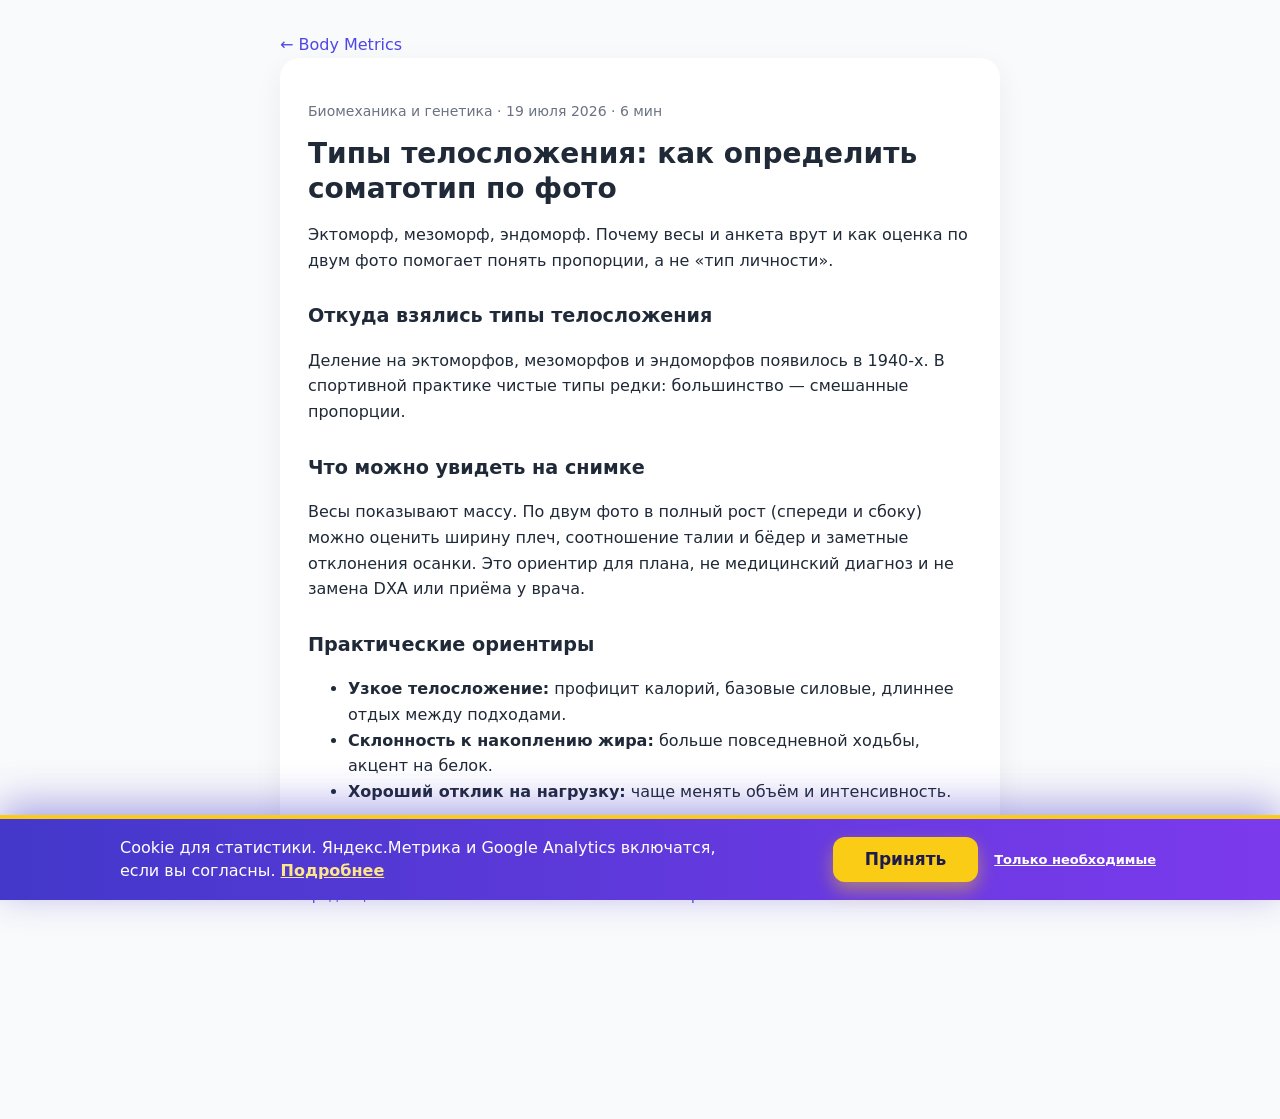
<file: articles/somatotype-ai-analysis/index.html>
<!DOCTYPE html>
<html lang="ru">
<head>
  <meta charset="UTF-8">
  <meta name="viewport" content="width=device-width, initial-scale=1.0">
  <title>Типы телосложения: как определить соматотип по фото — Body Metrics</title>
  <meta name="description" content="Эктоморф, мезоморф, эндоморф. Почему весы и анкета врут и как оценка по двум фото помогает понять пропорции, а не «тип личности».">
  <meta name="robots" content="index, follow">
  <link rel="canonical" href="https://photo.fitness-ai.ru/articles/somatotype-ai-analysis/">
  <meta property="og:title" content="Типы телосложения: как определить соматотип по фото — Body Metrics">
  <meta property="og:description" content="Эктоморф, мезоморф, эндоморф. Почему весы и анкета врут и как оценка по двум фото помогает понять пропорции, а не «тип личности».">
  <meta property="og:image" content="https://photo.fitness-ai.ru/images/og-preview.png">
  <meta property="og:url" content="https://photo.fitness-ai.ru/articles/somatotype-ai-analysis/">
  <meta property="og:type" content="article">
  <meta property="og:locale" content="ru_RU">
  <link rel="icon" type="image/svg+xml" href="/favicon.svg">
  <script src="/consent.js" defer></script>
  <style>
    body{margin:0;font-family:Inter,system-ui,Segoe UI,Roboto,Arial,sans-serif;color:#1f2937;background:#f9fafb;line-height:1.6}
    .wrap{max-width:720px;margin:0 auto;padding:32px 20px 64px}
    a{color:#4f46e5} header a,footer a{color:#4f46e5;text-decoration:none}
    h1{font-size:1.75rem;line-height:1.25;margin:12px 0 16px}
    h2{font-size:1.2rem;margin:28px 0 10px}
    .meta{color:#6b7280;font-size:.875rem}
    .card{background:#fff;border-radius:20px;padding:28px;box-shadow:0 10px 30px rgba(15,23,42,.06)}
    footer{margin-top:36px;color:#6b7280;font-size:.875rem}
  </style>
  <script type="application/ld+json">{"@context":"https://schema.org","@type":"Article","headline":"Типы телосложения: как определить соматотип по фото","datePublished":"2026-07-16","inLanguage":"ru","author":{"@type":"Organization","name":"Body Metrics","url":"https://photo.fitness-ai.ru/"},"publisher":{"@type":"Organization","name":"Body Metrics","url":"https://photo.fitness-ai.ru/"},"mainEntityOfPage":"https://photo.fitness-ai.ru/articles/somatotype-ai-analysis/"}</script>
</head>
<body>
  <div class="wrap">
    <header><a href="/">← Body Metrics</a></header>
    <article class="card">
      <p class="meta">Биомеханика и генетика · 19 июля 2026 · 6 мин</p>
      <h1>Типы телосложения: как определить соматотип по фото</h1>
      <p>Эктоморф, мезоморф, эндоморф. Почему весы и анкета врут и как оценка по двум фото помогает понять пропорции, а не «тип личности».</p>
      <h2>Откуда взялись типы телосложения</h2><p>Деление на эктоморфов, мезоморфов и эндоморфов появилось в 1940-х. В спортивной практике чистые типы редки: большинство — смешанные пропорции.</p><h2>Что можно увидеть на снимке</h2><p>Весы показывают массу. По двум фото в полный рост (спереди и сбоку) можно оценить ширину плеч, соотношение талии и бёдер и заметные отклонения осанки. Это ориентир для плана, не медицинский диагноз и не замена DXA или приёма у врача.</p><h2>Практические ориентиры</h2><ul><li><strong>Узкое телосложение:</strong> профицит калорий, базовые силовые, длиннее отдых между подходами.</li><li><strong>Склонность к накоплению жира:</strong> больше повседневной ходьбы, акцент на белок.</li><li><strong>Хороший отклик на нагрузку:</strong> чаще менять объём и интенсивность.</li></ul>
    </article>
    <footer>
      <a href="/privacy.html">Конфиденциальность</a> ·
      <a href="/cookies.html">Политика cookie</a> ·
      <a href="/terms.html">Условия</a> ·
      <a href="https://t.me/BodyMetrics_bot?start=from_landing">Открыть бота</a>
    </footer>
  </div>
</body>
</html>
</file>
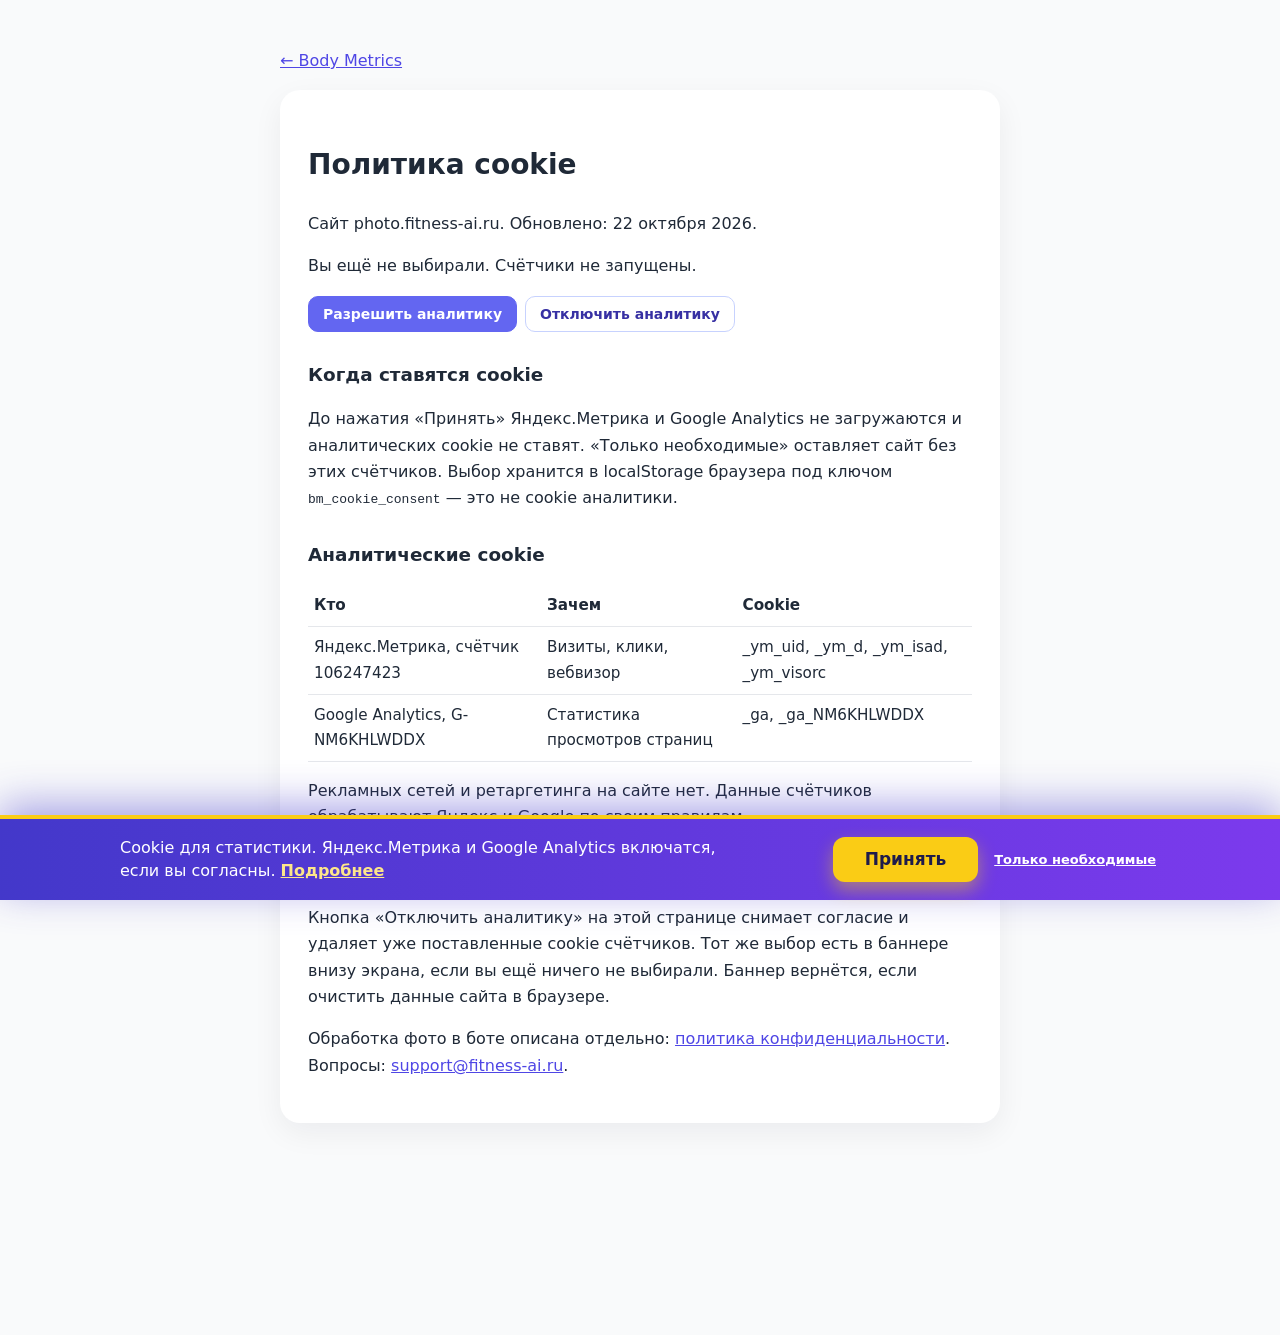
<file: cookies.html>
<!DOCTYPE html>
<html lang="ru">
<head>
  <meta charset="UTF-8">
  <meta name="viewport" content="width=device-width, initial-scale=1.0">
  <title>Политика cookie — Body Metrics</title>
  <meta name="description" content="Какие cookie ставят Яндекс.Метрика и Google Analytics на photo.fitness-ai.ru и как отозвать согласие.">
  <meta name="robots" content="index, follow">
  <link rel="canonical" href="https://photo.fitness-ai.ru/cookies.html">
  <link rel="icon" type="image/svg+xml" href="/favicon.svg">
  <style>
    body{margin:0;font-family:Inter,system-ui,Segoe UI,Roboto,Arial,sans-serif;color:#1f2937;background:#f9fafb;line-height:1.65}
    .wrap{max-width:720px;margin:0 auto;padding:32px 20px 64px}
    a{color:#4f46e5} h1{font-size:1.75rem} h2{font-size:1.15rem;margin-top:28px}
    .card{background:#fff;border-radius:20px;padding:28px;box-shadow:0 10px 30px rgba(15,23,42,.06)}
    .actions{display:flex;gap:8px;flex-wrap:wrap;margin-top:12px}
    button{font:600 14px/1 Inter,system-ui,Segoe UI,Roboto,Arial,sans-serif;border-radius:10px;padding:10px 14px;cursor:pointer;border:1px solid #c7d2fe;background:#fff;color:#3730a3}
    button.ok{background:#6366f1;border-color:#6366f1;color:#fff}
    table{width:100%;border-collapse:collapse;font-size:.95rem}
    th,td{text-align:left;padding:8px 6px;border-bottom:1px solid #e5e7eb;vertical-align:top}
  </style>
  <script src="/consent.js" defer></script>
</head>
<body>
  <div class="wrap">
    <p><a href="/">← Body Metrics</a></p>
    <article class="card">
      <h1>Политика cookie</h1>
      <p>Сайт photo.fitness-ai.ru. Обновлено: 22 октября 2026.</p>
      <p id="cookie-status">Проверяем ваш выбор…</p>
      <div class="actions">
        <button type="button" data-cookie-choice="granted" class="ok">Разрешить аналитику</button>
        <button type="button" data-cookie-choice="denied">Отключить аналитику</button>
      </div>

      <h2>Когда ставятся cookie</h2>
      <p>До нажатия «Принять» Яндекс.Метрика и Google Analytics не загружаются и аналитических cookie не ставят. «Только необходимые» оставляет сайт без этих счётчиков. Выбор хранится в localStorage браузера под ключом <code>bm_cookie_consent</code> — это не cookie аналитики.</p>

      <h2>Аналитические cookie</h2>
      <table>
        <thead>
          <tr><th>Кто</th><th>Зачем</th><th>Cookie</th></tr>
        </thead>
        <tbody>
          <tr>
            <td>Яндекс.Метрика, счётчик 106247423</td>
            <td>Визиты, клики, вебвизор</td>
            <td>_ym_uid, _ym_d, _ym_isad, _ym_visorc</td>
          </tr>
          <tr>
            <td>Google Analytics, G-NM6KHLWDDX</td>
            <td>Статистика просмотров страниц</td>
            <td>_ga, _ga_NM6KHLWDDX</td>
          </tr>
        </tbody>
      </table>
      <p>Рекламных сетей и ретаргетинга на сайте нет. Данные счётчиков обрабатывают Яндекс и Google по своим правилам.</p>

      <h2>Как отключить</h2>
      <p>Кнопка «Отключить аналитику» на этой странице снимает согласие и удаляет уже поставленные cookie счётчиков. Тот же выбор есть в баннере внизу экрана, если вы ещё ничего не выбирали. Баннер вернётся, если очистить данные сайта в браузере.</p>
      <p>Обработка фото в боте описана отдельно: <a href="/privacy.html">политика конфиденциальности</a>. Вопросы: <a href="mailto:support@fitness-ai.ru">support@fitness-ai.ru</a>.</p>
    </article>
  </div>
</body>
</html>
</file>
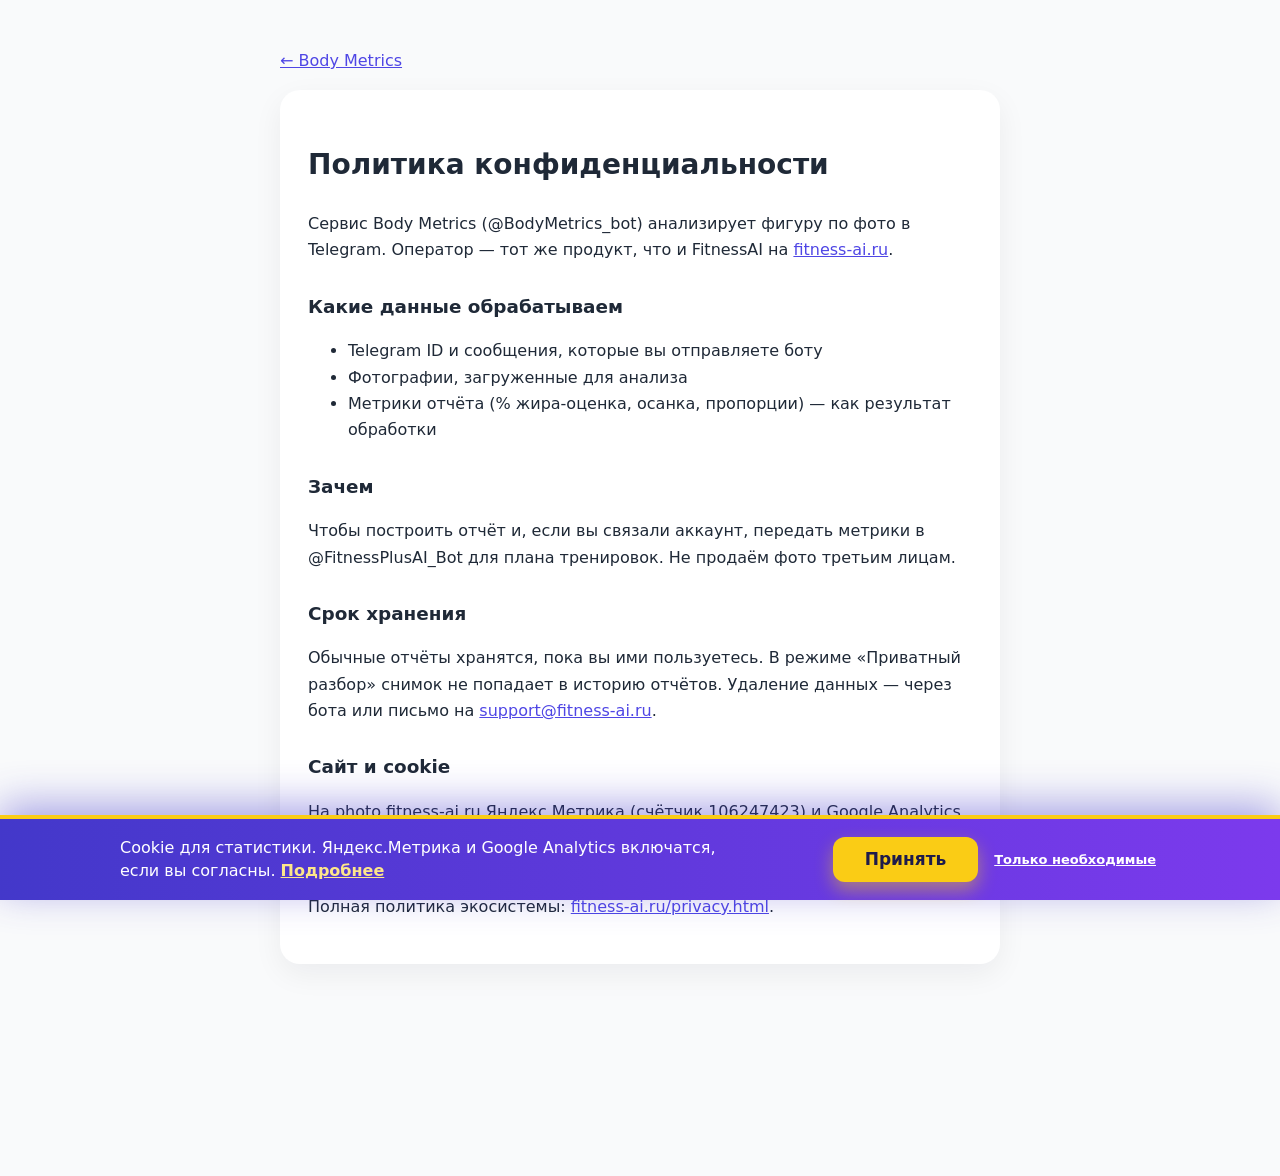
<file: privacy.html>
<!DOCTYPE html>
<html lang="ru">
<head>
  <meta charset="UTF-8">
  <meta name="viewport" content="width=device-width, initial-scale=1.0">
  <title>Политика конфиденциальности — Body Metrics</title>
  <meta name="description" content="Как Body Metrics обрабатывает фото и данные в Telegram-боте @BodyMetrics_bot.">
  <meta name="robots" content="index, follow">
  <link rel="canonical" href="https://photo.fitness-ai.ru/privacy.html">
  <link rel="icon" type="image/svg+xml" href="/favicon.svg">
  <script src="/consent.js" defer></script>
  <style>
    body{margin:0;font-family:Inter,system-ui,Segoe UI,Roboto,Arial,sans-serif;color:#1f2937;background:#f9fafb;line-height:1.65}
    .wrap{max-width:720px;margin:0 auto;padding:32px 20px 64px}
    a{color:#4f46e5} h1{font-size:1.75rem} h2{font-size:1.15rem;margin-top:28px}
    .card{background:#fff;border-radius:20px;padding:28px;box-shadow:0 10px 30px rgba(15,23,42,.06)}
  </style>
</head>
<body>
  <div class="wrap">
    <p><a href="/">← Body Metrics</a></p>
    <article class="card">
      <h1>Политика конфиденциальности</h1>
      <p>Сервис Body Metrics (@BodyMetrics_bot) анализирует фигуру по фото в Telegram. Оператор — тот же продукт, что и FitnessAI на <a href="https://fitness-ai.ru/">fitness-ai.ru</a>.</p>
      <h2>Какие данные обрабатываем</h2>
      <ul>
        <li>Telegram ID и сообщения, которые вы отправляете боту</li>
        <li>Фотографии, загруженные для анализа</li>
        <li>Метрики отчёта (% жира-оценка, осанка, пропорции) — как результат обработки</li>
      </ul>
      <h2>Зачем</h2>
      <p>Чтобы построить отчёт и, если вы связали аккаунт, передать метрики в @FitnessPlusAI_Bot для плана тренировок. Не продаём фото третьим лицам.</p>
      <h2>Срок хранения</h2>
      <p>Обычные отчёты хранятся, пока вы ими пользуетесь. В режиме «Приватный разбор» снимок не попадает в историю отчётов. Удаление данных — через бота или письмо на <a href="mailto:support@fitness-ai.ru">support@fitness-ai.ru</a>.</p>
      <h2>Сайт и cookie</h2>
      <p>На photo.fitness-ai.ru Яндекс.Метрика (счётчик 106247423) и Google Analytics (G-NM6KHLWDDX) запускаются только после согласия в баннере. Что именно ставится и как отключить: <a href="/cookies.html">политика cookie</a>.</p>
      <p>Полная политика экосистемы: <a href="https://fitness-ai.ru/privacy.html">fitness-ai.ru/privacy.html</a>.</p>
    </article>
  </div>
</body>
</html>
</file>
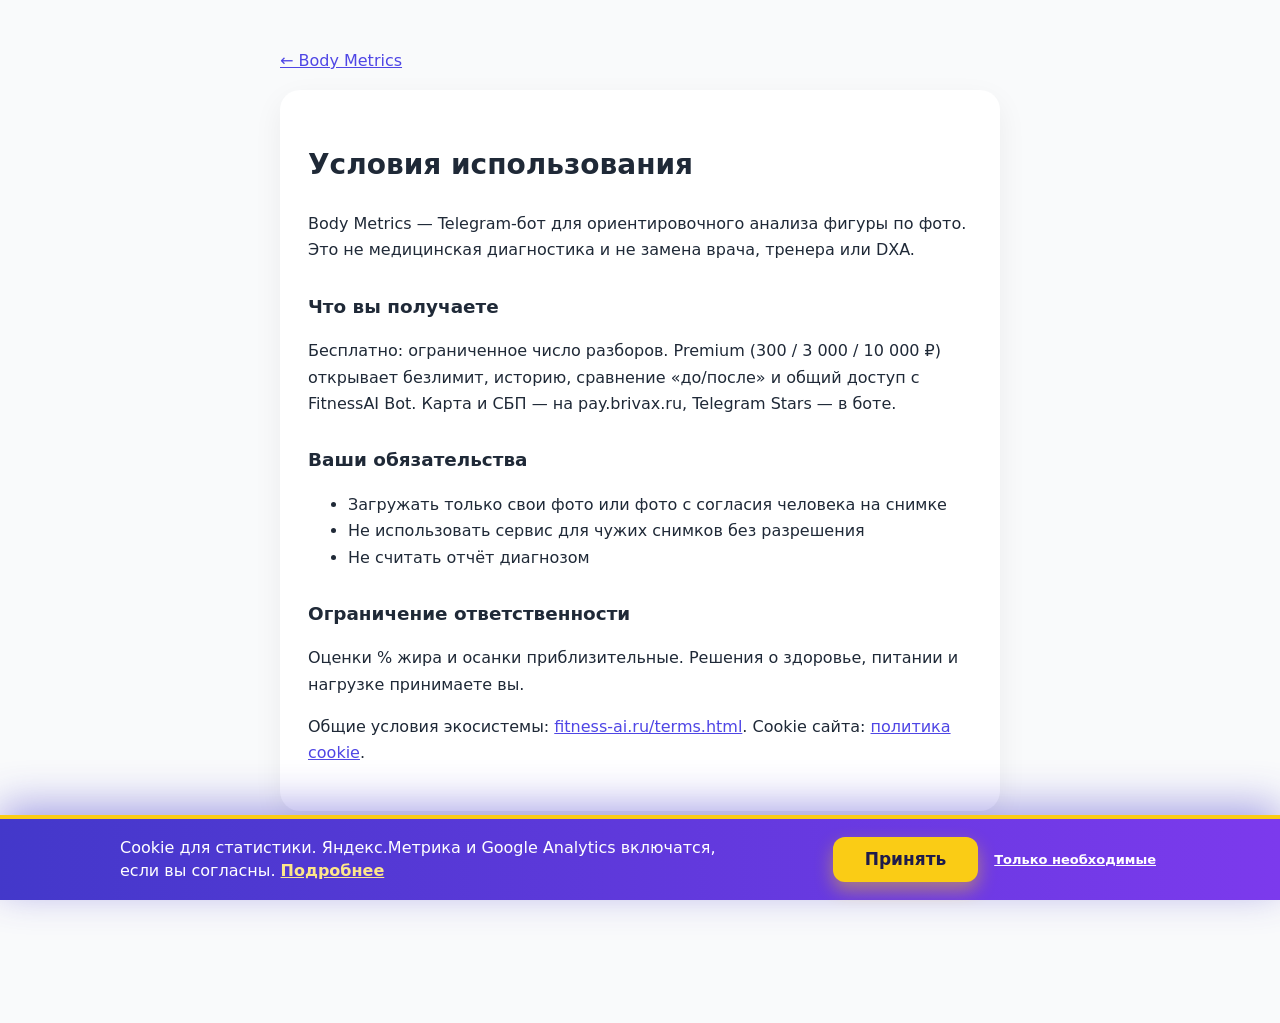
<file: terms.html>
<!DOCTYPE html>
<html lang="ru">
<head>
  <meta charset="UTF-8">
  <meta name="viewport" content="width=device-width, initial-scale=1.0">
  <title>Условия использования — Body Metrics</title>
  <meta name="description" content="Правила использования Telegram-бота Body Metrics: анализ фигуры по фото, не медицинская услуга.">
  <meta name="robots" content="index, follow">
  <link rel="canonical" href="https://photo.fitness-ai.ru/terms.html">
  <link rel="icon" type="image/svg+xml" href="/favicon.svg">
  <script src="/consent.js" defer></script>
  <style>
    body{margin:0;font-family:Inter,system-ui,Segoe UI,Roboto,Arial,sans-serif;color:#1f2937;background:#f9fafb;line-height:1.65}
    .wrap{max-width:720px;margin:0 auto;padding:32px 20px 64px}
    a{color:#4f46e5} h1{font-size:1.75rem} h2{font-size:1.15rem;margin-top:28px}
    .card{background:#fff;border-radius:20px;padding:28px;box-shadow:0 10px 30px rgba(15,23,42,.06)}
  </style>
</head>
<body>
  <div class="wrap">
    <p><a href="/">← Body Metrics</a></p>
    <article class="card">
      <h1>Условия использования</h1>
      <p>Body Metrics — Telegram-бот для ориентировочного анализа фигуры по фото. Это не медицинская диагностика и не замена врача, тренера или DXA.</p>
      <h2>Что вы получаете</h2>
      <p>Бесплатно: ограниченное число разборов. Premium (300 / 3 000 / 10 000 ₽) открывает безлимит, историю, сравнение «до/после» и общий доступ с FitnessAI Bot. Карта и СБП — на pay.brivax.ru, Telegram Stars — в боте.</p>
      <h2>Ваши обязательства</h2>
      <ul>
        <li>Загружать только свои фото или фото с согласия человека на снимке</li>
        <li>Не использовать сервис для чужих снимков без разрешения</li>
        <li>Не считать отчёт диагнозом</li>
      </ul>
      <h2>Ограничение ответственности</h2>
      <p>Оценки % жира и осанки приблизительные. Решения о здоровье, питании и нагрузке принимаете вы.</p>
      <p>Общие условия экосистемы: <a href="https://fitness-ai.ru/terms.html">fitness-ai.ru/terms.html</a>. Cookie сайта: <a href="/cookies.html">политика cookie</a>.</p>
    </article>
  </div>
</body>
</html>
</file>
<file: assets/index-C2fbqYK1.css>
*,:before,:after{--tw-border-spacing-x: 0;--tw-border-spacing-y: 0;--tw-translate-x: 0;--tw-translate-y: 0;--tw-rotate: 0;--tw-skew-x: 0;--tw-skew-y: 0;--tw-scale-x: 1;--tw-scale-y: 1;--tw-pan-x: ;--tw-pan-y: ;--tw-pinch-zoom: ;--tw-scroll-snap-strictness: proximity;--tw-gradient-from-position: ;--tw-gradient-via-position: ;--tw-gradient-to-position: ;--tw-ordinal: ;--tw-slashed-zero: ;--tw-numeric-figure: ;--tw-numeric-spacing: ;--tw-numeric-fraction: ;--tw-ring-inset: ;--tw-ring-offset-width: 0px;--tw-ring-offset-color: #fff;--tw-ring-color: rgb(59 130 246 / .5);--tw-ring-offset-shadow: 0 0 #0000;--tw-ring-shadow: 0 0 #0000;--tw-shadow: 0 0 #0000;--tw-shadow-colored: 0 0 #0000;--tw-blur: ;--tw-brightness: ;--tw-contrast: ;--tw-grayscale: ;--tw-hue-rotate: ;--tw-invert: ;--tw-saturate: ;--tw-sepia: ;--tw-drop-shadow: ;--tw-backdrop-blur: ;--tw-backdrop-brightness: ;--tw-backdrop-contrast: ;--tw-backdrop-grayscale: ;--tw-backdrop-hue-rotate: ;--tw-backdrop-invert: ;--tw-backdrop-opacity: ;--tw-backdrop-saturate: ;--tw-backdrop-sepia: ;--tw-contain-size: ;--tw-contain-layout: ;--tw-contain-paint: ;--tw-contain-style: }::backdrop{--tw-border-spacing-x: 0;--tw-border-spacing-y: 0;--tw-translate-x: 0;--tw-translate-y: 0;--tw-rotate: 0;--tw-skew-x: 0;--tw-skew-y: 0;--tw-scale-x: 1;--tw-scale-y: 1;--tw-pan-x: ;--tw-pan-y: ;--tw-pinch-zoom: ;--tw-scroll-snap-strictness: proximity;--tw-gradient-from-position: ;--tw-gradient-via-position: ;--tw-gradient-to-position: ;--tw-ordinal: ;--tw-slashed-zero: ;--tw-numeric-figure: ;--tw-numeric-spacing: ;--tw-numeric-fraction: ;--tw-ring-inset: ;--tw-ring-offset-width: 0px;--tw-ring-offset-color: #fff;--tw-ring-color: rgb(59 130 246 / .5);--tw-ring-offset-shadow: 0 0 #0000;--tw-ring-shadow: 0 0 #0000;--tw-shadow: 0 0 #0000;--tw-shadow-colored: 0 0 #0000;--tw-blur: ;--tw-brightness: ;--tw-contrast: ;--tw-grayscale: ;--tw-hue-rotate: ;--tw-invert: ;--tw-saturate: ;--tw-sepia: ;--tw-drop-shadow: ;--tw-backdrop-blur: ;--tw-backdrop-brightness: ;--tw-backdrop-contrast: ;--tw-backdrop-grayscale: ;--tw-backdrop-hue-rotate: ;--tw-backdrop-invert: ;--tw-backdrop-opacity: ;--tw-backdrop-saturate: ;--tw-backdrop-sepia: ;--tw-contain-size: ;--tw-contain-layout: ;--tw-contain-paint: ;--tw-contain-style: }*,:before,:after{box-sizing:border-box;border-width:0;border-style:solid;border-color:#e5e7eb}:before,:after{--tw-content: ""}html,:host{line-height:1.5;-webkit-text-size-adjust:100%;-moz-tab-size:4;-o-tab-size:4;tab-size:4;font-family:ui-sans-serif,system-ui,sans-serif,"Apple Color Emoji","Segoe UI Emoji",Segoe UI Symbol,"Noto Color Emoji";font-feature-settings:normal;font-variation-settings:normal;-webkit-tap-highlight-color:transparent}body{margin:0;line-height:inherit}hr{height:0;color:inherit;border-top-width:1px}abbr:where([title]){-webkit-text-decoration:underline dotted;text-decoration:underline dotted}h1,h2,h3,h4,h5,h6{font-size:inherit;font-weight:inherit}a{color:inherit;text-decoration:inherit}b,strong{font-weight:bolder}code,kbd,samp,pre{font-family:ui-monospace,SFMono-Regular,Menlo,Monaco,Consolas,Liberation Mono,Courier New,monospace;font-feature-settings:normal;font-variation-settings:normal;font-size:1em}small{font-size:80%}sub,sup{font-size:75%;line-height:0;position:relative;vertical-align:baseline}sub{bottom:-.25em}sup{top:-.5em}table{text-indent:0;border-color:inherit;border-collapse:collapse}button,input,optgroup,select,textarea{font-family:inherit;font-feature-settings:inherit;font-variation-settings:inherit;font-size:100%;font-weight:inherit;line-height:inherit;letter-spacing:inherit;color:inherit;margin:0;padding:0}button,select{text-transform:none}button,input:where([type=button]),input:where([type=reset]),input:where([type=submit]){-webkit-appearance:button;background-color:transparent;background-image:none}:-moz-focusring{outline:auto}:-moz-ui-invalid{box-shadow:none}progress{vertical-align:baseline}::-webkit-inner-spin-button,::-webkit-outer-spin-button{height:auto}[type=search]{-webkit-appearance:textfield;outline-offset:-2px}::-webkit-search-decoration{-webkit-appearance:none}::-webkit-file-upload-button{-webkit-appearance:button;font:inherit}summary{display:list-item}blockquote,dl,dd,h1,h2,h3,h4,h5,h6,hr,figure,p,pre{margin:0}fieldset{margin:0;padding:0}legend{padding:0}ol,ul,menu{list-style:none;margin:0;padding:0}dialog{padding:0}textarea{resize:vertical}input::-moz-placeholder,textarea::-moz-placeholder{opacity:1;color:#9ca3af}input::placeholder,textarea::placeholder{opacity:1;color:#9ca3af}button,[role=button]{cursor:pointer}:disabled{cursor:default}img,svg,video,canvas,audio,iframe,embed,object{display:block;vertical-align:middle}img,video{max-width:100%;height:auto}[hidden]:where(:not([hidden=until-found])){display:none}.container{width:100%}@media(min-width:640px){.container{max-width:640px}}@media(min-width:768px){.container{max-width:768px}}@media(min-width:1024px){.container{max-width:1024px}}@media(min-width:1280px){.container{max-width:1280px}}@media(min-width:1536px){.container{max-width:1536px}}.pointer-events-none{pointer-events:none}.absolute{position:absolute}.relative{position:relative}.sticky{position:sticky}.inset-0{top:0;right:0;bottom:0;left:0}.-bottom-4{bottom:-1rem}.-left-4{left:-1rem}.-right-4{right:-1rem}.-top-3{top:-.75rem}.-top-4{top:-1rem}.bottom-0{bottom:0}.left-0{left:0}.left-1\/4{left:25%}.right-1\/4{right:25%}.right-6{right:1.5rem}.top-0{top:0}.top-1\/2{top:50%}.z-10{z-index:10}.z-50{z-index:50}.mx-auto{margin-left:auto;margin-right:auto}.mb-12{margin-bottom:3rem}.mb-14{margin-bottom:3.5rem}.mb-16{margin-bottom:4rem}.mb-2{margin-bottom:.5rem}.mb-3{margin-bottom:.75rem}.mb-4{margin-bottom:1rem}.mb-6{margin-bottom:1.5rem}.ml-1{margin-left:.25rem}.ml-4{margin-left:1rem}.ml-6{margin-left:1.5rem}.mr-4{margin-right:1rem}.mt-0\.5{margin-top:.125rem}.mt-1{margin-top:.25rem}.mt-10{margin-top:2.5rem}.mt-12{margin-top:3rem}.mt-2{margin-top:.5rem}.mt-3{margin-top:.75rem}.mt-4{margin-top:1rem}.mt-5{margin-top:1.25rem}.mt-6{margin-top:1.5rem}.mt-8{margin-top:2rem}.line-clamp-3{overflow:hidden;display:-webkit-box;-webkit-box-orient:vertical;-webkit-line-clamp:3}.inline-block{display:inline-block}.flex{display:flex}.inline-flex{display:inline-flex}.grid{display:grid}.hidden{display:none}.h-0\.5{height:.125rem}.h-10{height:2.5rem}.h-12{height:3rem}.h-16{height:4rem}.h-2\.5{height:.625rem}.h-3{height:.75rem}.h-5{height:1.25rem}.h-6{height:1.5rem}.h-7{height:1.75rem}.h-8{height:2rem}.h-96{height:24rem}.h-full{height:100%}.max-h-0{max-height:0px}.max-h-screen{max-height:100vh}.w-10{width:2.5rem}.w-12{width:3rem}.w-16{width:4rem}.w-48{width:12rem}.w-5{width:1.25rem}.w-6{width:1.5rem}.w-8{width:2rem}.w-96{width:24rem}.w-full{width:100%}.min-w-0{min-width:0px}.max-w-2xl{max-width:42rem}.max-w-3xl{max-width:48rem}.max-w-4xl{max-width:56rem}.max-w-5xl{max-width:64rem}.max-w-\[70\%\]{max-width:70%}.max-w-md{max-width:28rem}.max-w-xl{max-width:36rem}.flex-1{flex:1 1 0%}.flex-shrink-0,.shrink-0{flex-shrink:0}.flex-grow{flex-grow:1}.-translate-y-1\/2{--tw-translate-y: -50%;transform:translate(var(--tw-translate-x),var(--tw-translate-y)) rotate(var(--tw-rotate)) skew(var(--tw-skew-x)) skewY(var(--tw-skew-y)) scaleX(var(--tw-scale-x)) scaleY(var(--tw-scale-y))}.-rotate-180{--tw-rotate: -180deg;transform:translate(var(--tw-translate-x),var(--tw-translate-y)) rotate(var(--tw-rotate)) skew(var(--tw-skew-x)) skewY(var(--tw-skew-y)) scaleX(var(--tw-scale-x)) scaleY(var(--tw-scale-y))}.rotate-0{--tw-rotate: 0deg;transform:translate(var(--tw-translate-x),var(--tw-translate-y)) rotate(var(--tw-rotate)) skew(var(--tw-skew-x)) skewY(var(--tw-skew-y)) scaleX(var(--tw-scale-x)) scaleY(var(--tw-scale-y))}.rotate-180{--tw-rotate: 180deg;transform:translate(var(--tw-translate-x),var(--tw-translate-y)) rotate(var(--tw-rotate)) skew(var(--tw-skew-x)) skewY(var(--tw-skew-y)) scaleX(var(--tw-scale-x)) scaleY(var(--tw-scale-y))}.scale-105{--tw-scale-x: 1.05;--tw-scale-y: 1.05;transform:translate(var(--tw-translate-x),var(--tw-translate-y)) rotate(var(--tw-rotate)) skew(var(--tw-skew-x)) skewY(var(--tw-skew-y)) scaleX(var(--tw-scale-x)) scaleY(var(--tw-scale-y))}.transform{transform:translate(var(--tw-translate-x),var(--tw-translate-y)) rotate(var(--tw-rotate)) skew(var(--tw-skew-x)) skewY(var(--tw-skew-y)) scaleX(var(--tw-scale-x)) scaleY(var(--tw-scale-y))}.list-inside{list-style-position:inside}.list-disc{list-style-type:disc}.grid-cols-2{grid-template-columns:repeat(2,minmax(0,1fr))}.flex-col{flex-direction:column}.flex-wrap{flex-wrap:wrap}.items-start{align-items:flex-start}.items-center{align-items:center}.justify-center{justify-content:center}.justify-between{justify-content:space-between}.gap-12{gap:3rem}.gap-2{gap:.5rem}.gap-3{gap:.75rem}.gap-4{gap:1rem}.gap-5{gap:1.25rem}.gap-6{gap:1.5rem}.gap-8{gap:2rem}.gap-x-6{-moz-column-gap:1.5rem;column-gap:1.5rem}.gap-y-2{row-gap:.5rem}.space-x-2>:not([hidden])~:not([hidden]){--tw-space-x-reverse: 0;margin-right:calc(.5rem * var(--tw-space-x-reverse));margin-left:calc(.5rem * calc(1 - var(--tw-space-x-reverse)))}.space-y-1>:not([hidden])~:not([hidden]){--tw-space-y-reverse: 0;margin-top:calc(.25rem * calc(1 - var(--tw-space-y-reverse)));margin-bottom:calc(.25rem * var(--tw-space-y-reverse))}.space-y-3>:not([hidden])~:not([hidden]){--tw-space-y-reverse: 0;margin-top:calc(.75rem * calc(1 - var(--tw-space-y-reverse)));margin-bottom:calc(.75rem * var(--tw-space-y-reverse))}.space-y-4>:not([hidden])~:not([hidden]){--tw-space-y-reverse: 0;margin-top:calc(1rem * calc(1 - var(--tw-space-y-reverse)));margin-bottom:calc(1rem * var(--tw-space-y-reverse))}.space-y-6>:not([hidden])~:not([hidden]){--tw-space-y-reverse: 0;margin-top:calc(1.5rem * calc(1 - var(--tw-space-y-reverse)));margin-bottom:calc(1.5rem * var(--tw-space-y-reverse))}.overflow-hidden{overflow:hidden}.whitespace-nowrap{white-space:nowrap}.rounded-2xl{border-radius:1rem}.rounded-3xl{border-radius:1.5rem}.rounded-full{border-radius:9999px}.rounded-lg{border-radius:.5rem}.rounded-md{border-radius:.375rem}.rounded-xl{border-radius:.75rem}.border{border-width:1px}.border-2{border-width:2px}.border-b{border-bottom-width:1px}.border-t{border-top-width:1px}.border-amber-200{--tw-border-opacity: 1;border-color:rgb(253 230 138 / var(--tw-border-opacity, 1))}.border-gray-100{--tw-border-opacity: 1;border-color:rgb(243 244 246 / var(--tw-border-opacity, 1))}.border-gray-200{--tw-border-opacity: 1;border-color:rgb(229 231 235 / var(--tw-border-opacity, 1))}.border-gray-200\/80{border-color:#e5e7ebcc}.border-gray-700{--tw-border-opacity: 1;border-color:rgb(55 65 81 / var(--tw-border-opacity, 1))}.border-gray-700\/60{border-color:#37415199}.border-indigo-100{--tw-border-opacity: 1;border-color:rgb(224 231 255 / var(--tw-border-opacity, 1))}.border-indigo-200{--tw-border-opacity: 1;border-color:rgb(199 210 254 / var(--tw-border-opacity, 1))}.border-indigo-500{--tw-border-opacity: 1;border-color:rgb(99 102 241 / var(--tw-border-opacity, 1))}.border-indigo-500\/40{border-color:#6366f166}.border-indigo-800\/60{border-color:#3730a399}.border-rose-100{--tw-border-opacity: 1;border-color:rgb(255 228 230 / var(--tw-border-opacity, 1))}.bg-amber-200\/70{background-color:#fde68ab3}.bg-amber-400{--tw-bg-opacity: 1;background-color:rgb(251 191 36 / var(--tw-bg-opacity, 1))}.bg-amber-50{--tw-bg-opacity: 1;background-color:rgb(255 251 235 / var(--tw-bg-opacity, 1))}.bg-amber-500{--tw-bg-opacity: 1;background-color:rgb(245 158 11 / var(--tw-bg-opacity, 1))}.bg-black\/20{background-color:#0003}.bg-emerald-500{--tw-bg-opacity: 1;background-color:rgb(16 185 129 / var(--tw-bg-opacity, 1))}.bg-emerald-500\/20{background-color:#10b98133}.bg-gray-100{--tw-bg-opacity: 1;background-color:rgb(243 244 246 / var(--tw-bg-opacity, 1))}.bg-gray-200{--tw-bg-opacity: 1;background-color:rgb(229 231 235 / var(--tw-bg-opacity, 1))}.bg-gray-50{--tw-bg-opacity: 1;background-color:rgb(249 250 251 / var(--tw-bg-opacity, 1))}.bg-gray-800\/60{background-color:#1f293799}.bg-gray-800\/80{background-color:#1f2937cc}.bg-gray-900{--tw-bg-opacity: 1;background-color:rgb(17 24 39 / var(--tw-bg-opacity, 1))}.bg-gray-900\/90{background-color:#111827e6}.bg-indigo-100{--tw-bg-opacity: 1;background-color:rgb(224 231 255 / var(--tw-bg-opacity, 1))}.bg-indigo-200{--tw-bg-opacity: 1;background-color:rgb(199 210 254 / var(--tw-bg-opacity, 1))}.bg-indigo-50{--tw-bg-opacity: 1;background-color:rgb(238 242 255 / var(--tw-bg-opacity, 1))}.bg-indigo-500{--tw-bg-opacity: 1;background-color:rgb(99 102 241 / var(--tw-bg-opacity, 1))}.bg-indigo-500\/20{background-color:#6366f133}.bg-indigo-600{--tw-bg-opacity: 1;background-color:rgb(79 70 229 / var(--tw-bg-opacity, 1))}.bg-indigo-600\/20{background-color:#4f46e533}.bg-indigo-950\/80{background-color:#1e1b4bcc}.bg-purple-600\/20{background-color:#9333ea33}.bg-rose-100{--tw-bg-opacity: 1;background-color:rgb(255 228 230 / var(--tw-bg-opacity, 1))}.bg-rose-50\/60{background-color:#fff1f299}.bg-rose-600{--tw-bg-opacity: 1;background-color:rgb(225 29 72 / var(--tw-bg-opacity, 1))}.bg-white{--tw-bg-opacity: 1;background-color:rgb(255 255 255 / var(--tw-bg-opacity, 1))}.bg-white\/80{background-color:#fffc}.bg-gradient-to-br{background-image:linear-gradient(to bottom right,var(--tw-gradient-stops))}.bg-gradient-to-r{background-image:linear-gradient(to right,var(--tw-gradient-stops))}.from-amber-500{--tw-gradient-from: #f59e0b var(--tw-gradient-from-position);--tw-gradient-to: rgb(245 158 11 / 0) var(--tw-gradient-to-position);--tw-gradient-stops: var(--tw-gradient-from), var(--tw-gradient-to)}.from-blue-600{--tw-gradient-from: #2563eb var(--tw-gradient-from-position);--tw-gradient-to: rgb(37 99 235 / 0) var(--tw-gradient-to-position);--tw-gradient-stops: var(--tw-gradient-from), var(--tw-gradient-to)}.from-emerald-600{--tw-gradient-from: #059669 var(--tw-gradient-from-position);--tw-gradient-to: rgb(5 150 105 / 0) var(--tw-gradient-to-position);--tw-gradient-stops: var(--tw-gradient-from), var(--tw-gradient-to)}.from-indigo-500{--tw-gradient-from: #6366f1 var(--tw-gradient-from-position);--tw-gradient-to: rgb(99 102 241 / 0) var(--tw-gradient-to-position);--tw-gradient-stops: var(--tw-gradient-from), var(--tw-gradient-to)}.from-indigo-600{--tw-gradient-from: #4f46e5 var(--tw-gradient-from-position);--tw-gradient-to: rgb(79 70 229 / 0) var(--tw-gradient-to-position);--tw-gradient-stops: var(--tw-gradient-from), var(--tw-gradient-to)}.from-rose-500{--tw-gradient-from: #f43f5e var(--tw-gradient-from-position);--tw-gradient-to: rgb(244 63 94 / 0) var(--tw-gradient-to-position);--tw-gradient-stops: var(--tw-gradient-from), var(--tw-gradient-to)}.to-indigo-600{--tw-gradient-to: #4f46e5 var(--tw-gradient-to-position)}.to-orange-600{--tw-gradient-to: #ea580c var(--tw-gradient-to-position)}.to-pink-600{--tw-gradient-to: #db2777 var(--tw-gradient-to-position)}.to-purple-600{--tw-gradient-to: #9333ea var(--tw-gradient-to-position)}.to-teal-600{--tw-gradient-to: #0d9488 var(--tw-gradient-to-position)}.p-3\.5{padding:.875rem}.p-4{padding:1rem}.p-5{padding:1.25rem}.p-6{padding:1.5rem}.p-8{padding:2rem}.px-10{padding-left:2.5rem;padding-right:2.5rem}.px-2{padding-left:.5rem;padding-right:.5rem}.px-2\.5{padding-left:.625rem;padding-right:.625rem}.px-3{padding-left:.75rem;padding-right:.75rem}.px-3\.5{padding-left:.875rem;padding-right:.875rem}.px-4{padding-left:1rem;padding-right:1rem}.px-5{padding-left:1.25rem;padding-right:1.25rem}.px-6{padding-left:1.5rem;padding-right:1.5rem}.px-8{padding-left:2rem;padding-right:2rem}.py-1{padding-top:.25rem;padding-bottom:.25rem}.py-1\.5{padding-top:.375rem;padding-bottom:.375rem}.py-16{padding-top:4rem;padding-bottom:4rem}.py-2{padding-top:.5rem;padding-bottom:.5rem}.py-20{padding-top:5rem;padding-bottom:5rem}.py-3{padding-top:.75rem;padding-bottom:.75rem}.py-4{padding-top:1rem;padding-bottom:1rem}.py-5{padding-top:1.25rem;padding-bottom:1.25rem}.py-6{padding-top:1.5rem;padding-bottom:1.5rem}.py-8{padding-top:2rem;padding-bottom:2rem}.pb-5{padding-bottom:1.25rem}.pr-12{padding-right:3rem}.pt-2{padding-top:.5rem}.pt-4{padding-top:1rem}.text-left{text-align:left}.text-center{text-align:center}.font-sans{font-family:ui-sans-serif,system-ui,sans-serif,"Apple Color Emoji","Segoe UI Emoji",Segoe UI Symbol,"Noto Color Emoji"}.text-2xl{font-size:1.5rem;line-height:2rem}.text-3xl{font-size:1.875rem;line-height:2.25rem}.text-4xl{font-size:2.25rem;line-height:2.5rem}.text-base{font-size:1rem;line-height:1.5rem}.text-lg{font-size:1.125rem;line-height:1.75rem}.text-sm{font-size:.875rem;line-height:1.25rem}.text-xl{font-size:1.25rem;line-height:1.75rem}.text-xs{font-size:.75rem;line-height:1rem}.font-bold{font-weight:700}.font-extrabold{font-weight:800}.font-medium{font-weight:500}.font-semibold{font-weight:600}.uppercase{text-transform:uppercase}.leading-relaxed{line-height:1.625}.leading-snug{line-height:1.375}.leading-tight{line-height:1.25}.tracking-tight{letter-spacing:-.025em}.tracking-wide{letter-spacing:.025em}.tracking-wider{letter-spacing:.05em}.text-amber-800{--tw-text-opacity: 1;color:rgb(146 64 14 / var(--tw-text-opacity, 1))}.text-amber-950{--tw-text-opacity: 1;color:rgb(69 26 3 / var(--tw-text-opacity, 1))}.text-emerald-300{--tw-text-opacity: 1;color:rgb(110 231 183 / var(--tw-text-opacity, 1))}.text-emerald-400{--tw-text-opacity: 1;color:rgb(52 211 153 / var(--tw-text-opacity, 1))}.text-emerald-500{--tw-text-opacity: 1;color:rgb(16 185 129 / var(--tw-text-opacity, 1))}.text-gray-200{--tw-text-opacity: 1;color:rgb(229 231 235 / var(--tw-text-opacity, 1))}.text-gray-300{--tw-text-opacity: 1;color:rgb(209 213 219 / var(--tw-text-opacity, 1))}.text-gray-400{--tw-text-opacity: 1;color:rgb(156 163 175 / var(--tw-text-opacity, 1))}.text-gray-500{--tw-text-opacity: 1;color:rgb(107 114 128 / var(--tw-text-opacity, 1))}.text-gray-600{--tw-text-opacity: 1;color:rgb(75 85 99 / var(--tw-text-opacity, 1))}.text-gray-700{--tw-text-opacity: 1;color:rgb(55 65 81 / var(--tw-text-opacity, 1))}.text-gray-800{--tw-text-opacity: 1;color:rgb(31 41 55 / var(--tw-text-opacity, 1))}.text-gray-900{--tw-text-opacity: 1;color:rgb(17 24 39 / var(--tw-text-opacity, 1))}.text-indigo-100{--tw-text-opacity: 1;color:rgb(224 231 255 / var(--tw-text-opacity, 1))}.text-indigo-200{--tw-text-opacity: 1;color:rgb(199 210 254 / var(--tw-text-opacity, 1))}.text-indigo-300{--tw-text-opacity: 1;color:rgb(165 180 252 / var(--tw-text-opacity, 1))}.text-indigo-400{--tw-text-opacity: 1;color:rgb(129 140 248 / var(--tw-text-opacity, 1))}.text-indigo-500{--tw-text-opacity: 1;color:rgb(99 102 241 / var(--tw-text-opacity, 1))}.text-indigo-600{--tw-text-opacity: 1;color:rgb(79 70 229 / var(--tw-text-opacity, 1))}.text-indigo-700{--tw-text-opacity: 1;color:rgb(67 56 202 / var(--tw-text-opacity, 1))}.text-rose-700{--tw-text-opacity: 1;color:rgb(190 18 60 / var(--tw-text-opacity, 1))}.text-white{--tw-text-opacity: 1;color:rgb(255 255 255 / var(--tw-text-opacity, 1))}.text-white\/70{color:#ffffffb3}.opacity-50{opacity:.5}.opacity-80{opacity:.8}.shadow-2xl{--tw-shadow: 0 25px 50px -12px rgb(0 0 0 / .25);--tw-shadow-colored: 0 25px 50px -12px var(--tw-shadow-color);box-shadow:var(--tw-ring-offset-shadow, 0 0 #0000),var(--tw-ring-shadow, 0 0 #0000),var(--tw-shadow)}.shadow-lg{--tw-shadow: 0 10px 15px -3px rgb(0 0 0 / .1), 0 4px 6px -4px rgb(0 0 0 / .1);--tw-shadow-colored: 0 10px 15px -3px var(--tw-shadow-color), 0 4px 6px -4px var(--tw-shadow-color);box-shadow:var(--tw-ring-offset-shadow, 0 0 #0000),var(--tw-ring-shadow, 0 0 #0000),var(--tw-shadow)}.shadow-md{--tw-shadow: 0 4px 6px -1px rgb(0 0 0 / .1), 0 2px 4px -2px rgb(0 0 0 / .1);--tw-shadow-colored: 0 4px 6px -1px var(--tw-shadow-color), 0 2px 4px -2px var(--tw-shadow-color);box-shadow:var(--tw-ring-offset-shadow, 0 0 #0000),var(--tw-ring-shadow, 0 0 #0000),var(--tw-shadow)}.shadow-sm{--tw-shadow: 0 1px 2px 0 rgb(0 0 0 / .05);--tw-shadow-colored: 0 1px 2px 0 var(--tw-shadow-color);box-shadow:var(--tw-ring-offset-shadow, 0 0 #0000),var(--tw-ring-shadow, 0 0 #0000),var(--tw-shadow)}.shadow-xl{--tw-shadow: 0 20px 25px -5px rgb(0 0 0 / .1), 0 8px 10px -6px rgb(0 0 0 / .1);--tw-shadow-colored: 0 20px 25px -5px var(--tw-shadow-color), 0 8px 10px -6px var(--tw-shadow-color);box-shadow:var(--tw-ring-offset-shadow, 0 0 #0000),var(--tw-ring-shadow, 0 0 #0000),var(--tw-shadow)}.shadow-indigo-500\/25{--tw-shadow-color: rgb(99 102 241 / .25);--tw-shadow: var(--tw-shadow-colored)}.shadow-indigo-500\/30{--tw-shadow-color: rgb(99 102 241 / .3);--tw-shadow: var(--tw-shadow-colored)}.blur-3xl{--tw-blur: blur(64px);filter:var(--tw-blur) var(--tw-brightness) var(--tw-contrast) var(--tw-grayscale) var(--tw-hue-rotate) var(--tw-invert) var(--tw-saturate) var(--tw-sepia) var(--tw-drop-shadow)}.filter{filter:var(--tw-blur) var(--tw-brightness) var(--tw-contrast) var(--tw-grayscale) var(--tw-hue-rotate) var(--tw-invert) var(--tw-saturate) var(--tw-sepia) var(--tw-drop-shadow)}.backdrop-blur-md{--tw-backdrop-blur: blur(12px);-webkit-backdrop-filter:var(--tw-backdrop-blur) var(--tw-backdrop-brightness) var(--tw-backdrop-contrast) var(--tw-backdrop-grayscale) var(--tw-backdrop-hue-rotate) var(--tw-backdrop-invert) var(--tw-backdrop-opacity) var(--tw-backdrop-saturate) var(--tw-backdrop-sepia);backdrop-filter:var(--tw-backdrop-blur) var(--tw-backdrop-brightness) var(--tw-backdrop-contrast) var(--tw-backdrop-grayscale) var(--tw-backdrop-hue-rotate) var(--tw-backdrop-invert) var(--tw-backdrop-opacity) var(--tw-backdrop-saturate) var(--tw-backdrop-sepia)}.backdrop-blur-xl{--tw-backdrop-blur: blur(24px);-webkit-backdrop-filter:var(--tw-backdrop-blur) var(--tw-backdrop-brightness) var(--tw-backdrop-contrast) var(--tw-backdrop-grayscale) var(--tw-backdrop-hue-rotate) var(--tw-backdrop-invert) var(--tw-backdrop-opacity) var(--tw-backdrop-saturate) var(--tw-backdrop-sepia);backdrop-filter:var(--tw-backdrop-blur) var(--tw-backdrop-brightness) var(--tw-backdrop-contrast) var(--tw-backdrop-grayscale) var(--tw-backdrop-hue-rotate) var(--tw-backdrop-invert) var(--tw-backdrop-opacity) var(--tw-backdrop-saturate) var(--tw-backdrop-sepia)}.transition{transition-property:color,background-color,border-color,text-decoration-color,fill,stroke,opacity,box-shadow,transform,filter,backdrop-filter;transition-timing-function:cubic-bezier(.4,0,.2,1);transition-duration:.15s}.transition-all{transition-property:all;transition-timing-function:cubic-bezier(.4,0,.2,1);transition-duration:.15s}.transition-colors{transition-property:color,background-color,border-color,text-decoration-color,fill,stroke;transition-timing-function:cubic-bezier(.4,0,.2,1);transition-duration:.15s}.transition-transform{transition-property:transform;transition-timing-function:cubic-bezier(.4,0,.2,1);transition-duration:.15s}.duration-200{transition-duration:.2s}.duration-300{transition-duration:.3s}.duration-500{transition-duration:.5s}.hover\:-translate-y-2:hover{--tw-translate-y: -.5rem;transform:translate(var(--tw-translate-x),var(--tw-translate-y)) rotate(var(--tw-rotate)) skew(var(--tw-skew-x)) skewY(var(--tw-skew-y)) scaleX(var(--tw-scale-x)) scaleY(var(--tw-scale-y))}.hover\:border-indigo-400:hover{--tw-border-opacity: 1;border-color:rgb(129 140 248 / var(--tw-border-opacity, 1))}.hover\:bg-amber-600:hover{--tw-bg-opacity: 1;background-color:rgb(217 119 6 / var(--tw-bg-opacity, 1))}.hover\:bg-gray-50:hover{--tw-bg-opacity: 1;background-color:rgb(249 250 251 / var(--tw-bg-opacity, 1))}.hover\:bg-gray-800:hover{--tw-bg-opacity: 1;background-color:rgb(31 41 55 / var(--tw-bg-opacity, 1))}.hover\:bg-indigo-100:hover{--tw-bg-opacity: 1;background-color:rgb(224 231 255 / var(--tw-bg-opacity, 1))}.hover\:bg-indigo-50:hover{--tw-bg-opacity: 1;background-color:rgb(238 242 255 / var(--tw-bg-opacity, 1))}.hover\:bg-indigo-600:hover{--tw-bg-opacity: 1;background-color:rgb(79 70 229 / var(--tw-bg-opacity, 1))}.hover\:bg-indigo-700:hover{--tw-bg-opacity: 1;background-color:rgb(67 56 202 / var(--tw-bg-opacity, 1))}.hover\:bg-rose-700:hover{--tw-bg-opacity: 1;background-color:rgb(190 18 60 / var(--tw-bg-opacity, 1))}.hover\:from-indigo-600:hover{--tw-gradient-from: #4f46e5 var(--tw-gradient-from-position);--tw-gradient-to: rgb(79 70 229 / 0) var(--tw-gradient-to-position);--tw-gradient-stops: var(--tw-gradient-from), var(--tw-gradient-to)}.hover\:to-purple-700:hover{--tw-gradient-to: #7e22ce var(--tw-gradient-to-position)}.hover\:text-indigo-500:hover{--tw-text-opacity: 1;color:rgb(99 102 241 / var(--tw-text-opacity, 1))}.hover\:text-rose-800:hover{--tw-text-opacity: 1;color:rgb(159 18 57 / var(--tw-text-opacity, 1))}.hover\:text-white:hover{--tw-text-opacity: 1;color:rgb(255 255 255 / var(--tw-text-opacity, 1))}.hover\:shadow-2xl:hover{--tw-shadow: 0 25px 50px -12px rgb(0 0 0 / .25);--tw-shadow-colored: 0 25px 50px -12px var(--tw-shadow-color);box-shadow:var(--tw-ring-offset-shadow, 0 0 #0000),var(--tw-ring-shadow, 0 0 #0000),var(--tw-shadow)}.hover\:shadow-xl:hover{--tw-shadow: 0 20px 25px -5px rgb(0 0 0 / .1), 0 8px 10px -6px rgb(0 0 0 / .1);--tw-shadow-colored: 0 20px 25px -5px var(--tw-shadow-color), 0 8px 10px -6px var(--tw-shadow-color);box-shadow:var(--tw-ring-offset-shadow, 0 0 #0000),var(--tw-ring-shadow, 0 0 #0000),var(--tw-shadow)}.group:hover .group-hover\:text-indigo-600{--tw-text-opacity: 1;color:rgb(79 70 229 / var(--tw-text-opacity, 1))}@media(min-width:640px){.sm\:w-auto{width:auto}.sm\:grid-cols-2{grid-template-columns:repeat(2,minmax(0,1fr))}.sm\:flex-row{flex-direction:row}.sm\:items-center{align-items:center}.sm\:p-12{padding:3rem}.sm\:p-6{padding:1.5rem}.sm\:p-8{padding:2rem}.sm\:px-6{padding-left:1.5rem;padding-right:1.5rem}.sm\:py-24{padding-top:6rem;padding-bottom:6rem}.sm\:py-4{padding-top:1rem;padding-bottom:1rem}.sm\:text-3xl{font-size:1.875rem;line-height:2.25rem}.sm\:text-4xl{font-size:2.25rem;line-height:2.5rem}.sm\:text-5xl{font-size:3rem;line-height:1}}@media(min-width:768px){.md\:flex{display:flex}.md\:hidden{display:none}.md\:grid-cols-2{grid-template-columns:repeat(2,minmax(0,1fr))}.md\:grid-cols-3{grid-template-columns:repeat(3,minmax(0,1fr))}}@media(min-width:1024px){.lg\:col-span-5{grid-column:span 5 / span 5}.lg\:col-span-7{grid-column:span 7 / span 7}.lg\:mx-0{margin-left:0;margin-right:0}.lg\:block{display:block}.lg\:max-w-none{max-width:none}.lg\:grid-cols-12{grid-template-columns:repeat(12,minmax(0,1fr))}.lg\:grid-cols-2{grid-template-columns:repeat(2,minmax(0,1fr))}.lg\:grid-cols-3{grid-template-columns:repeat(3,minmax(0,1fr))}.lg\:grid-cols-4{grid-template-columns:repeat(4,minmax(0,1fr))}.lg\:justify-start{justify-content:flex-start}.lg\:gap-5{gap:1.25rem}.lg\:gap-8{gap:2rem}.lg\:px-6{padding-left:1.5rem;padding-right:1.5rem}.lg\:py-32{padding-top:8rem;padding-bottom:8rem}.lg\:text-left{text-align:left}.lg\:text-5xl{font-size:3rem;line-height:1}.lg\:text-6xl{font-size:3.75rem;line-height:1}.lg\:text-base{font-size:1rem;line-height:1.5rem}}@media(min-width:1280px){.xl\:gap-10{gap:2.5rem}.xl\:gap-6{gap:1.5rem}}
</file>
